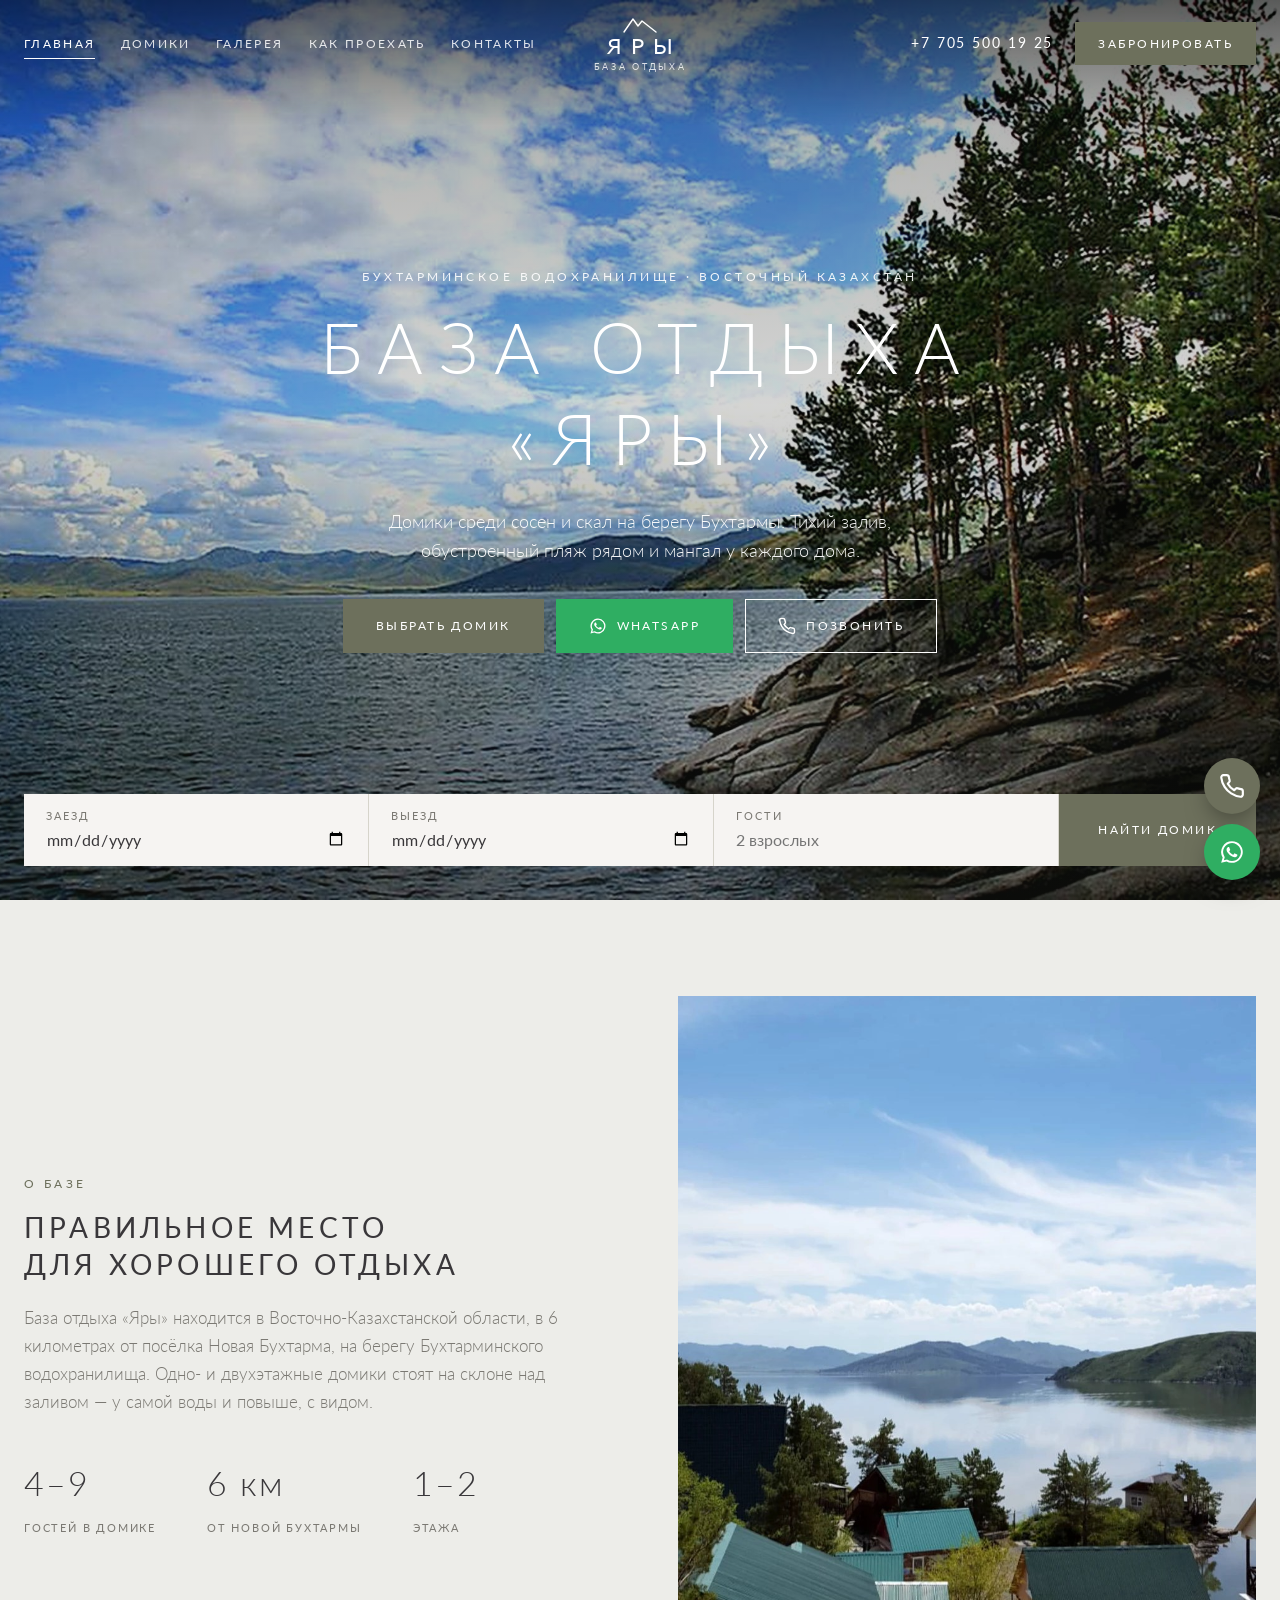
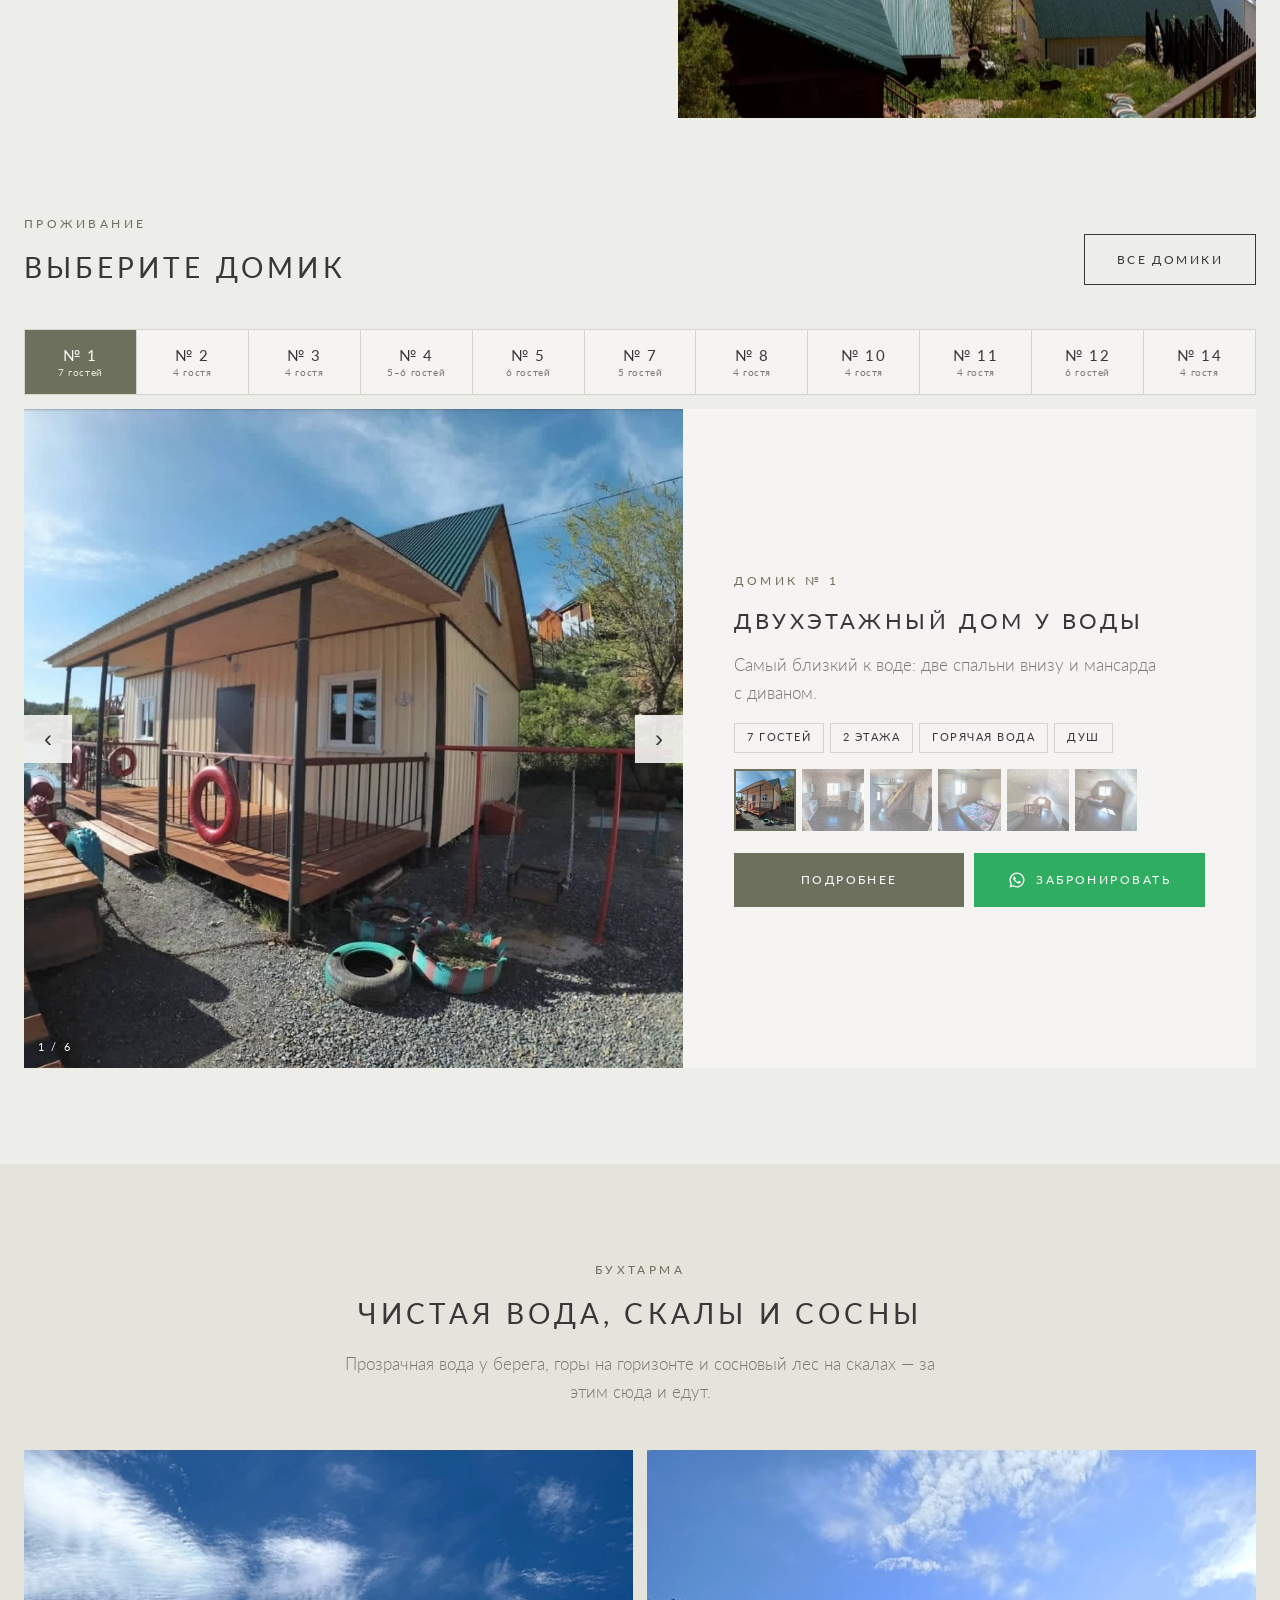
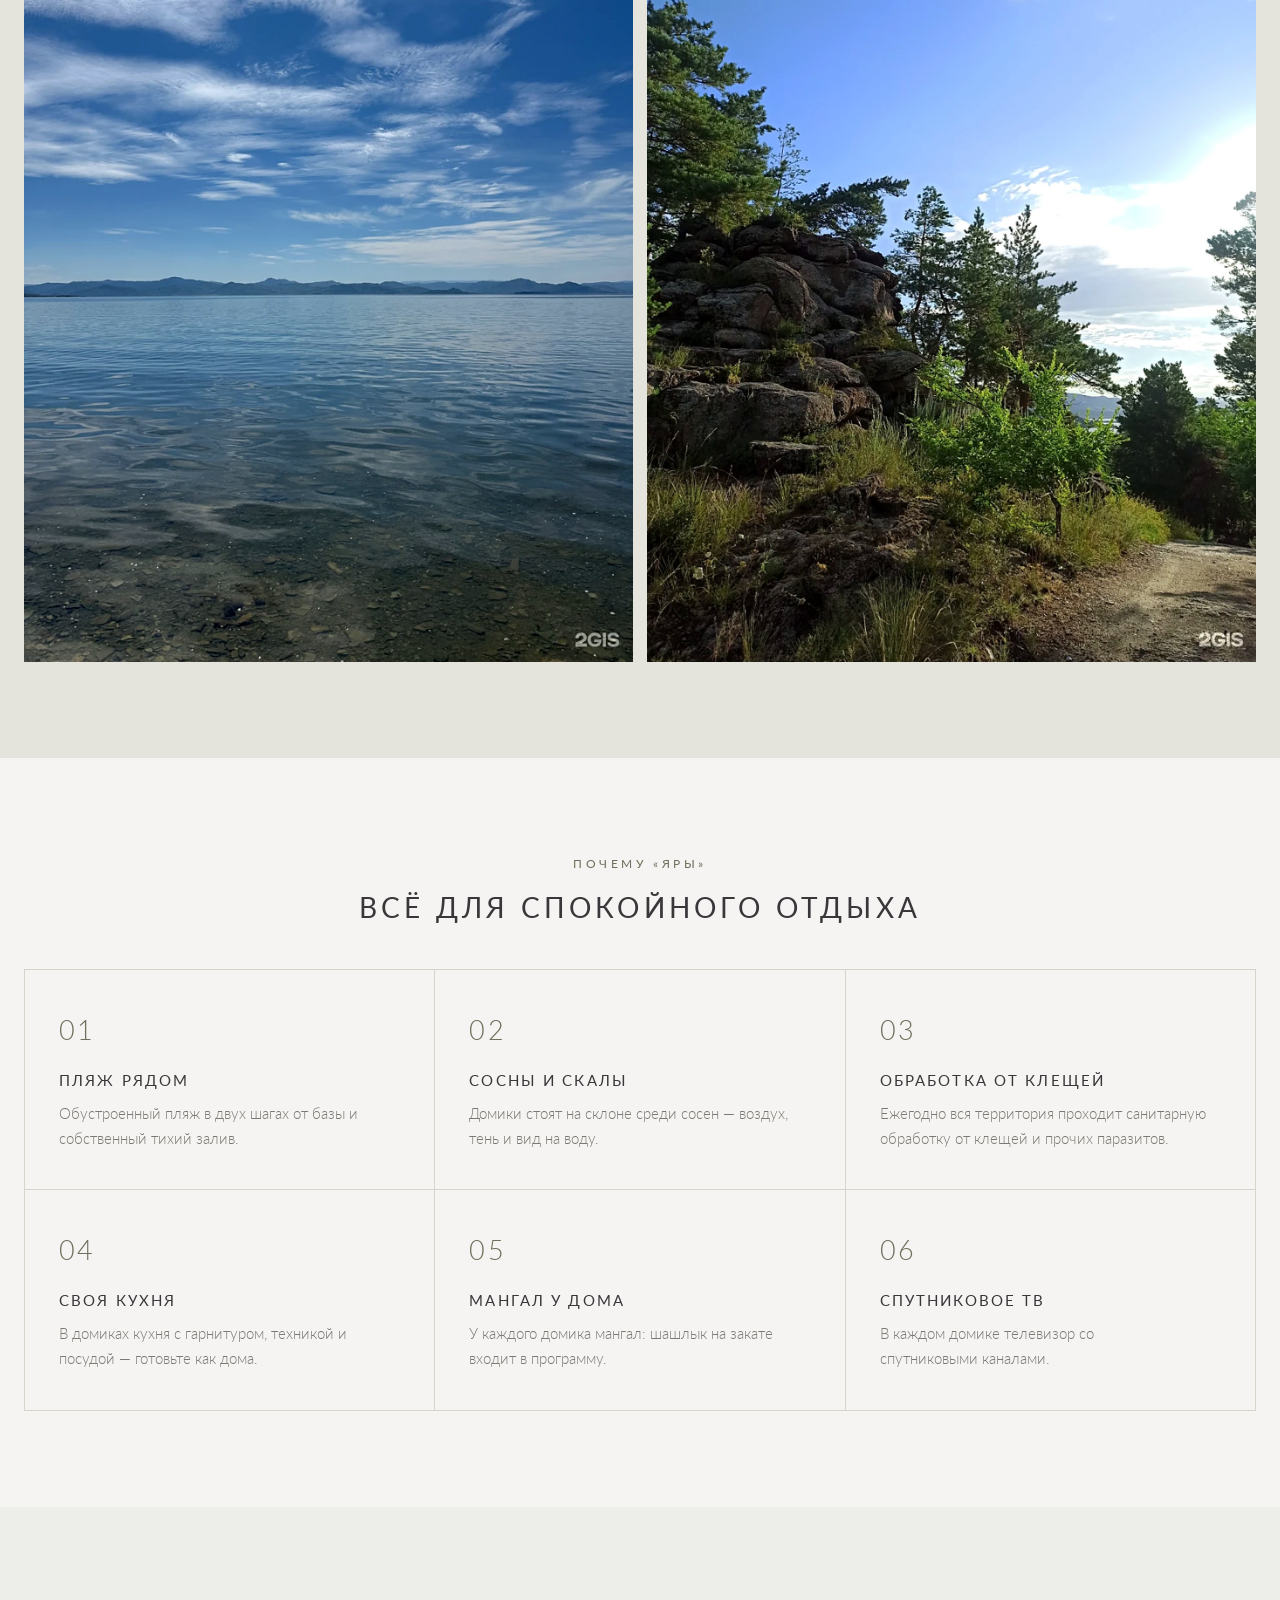
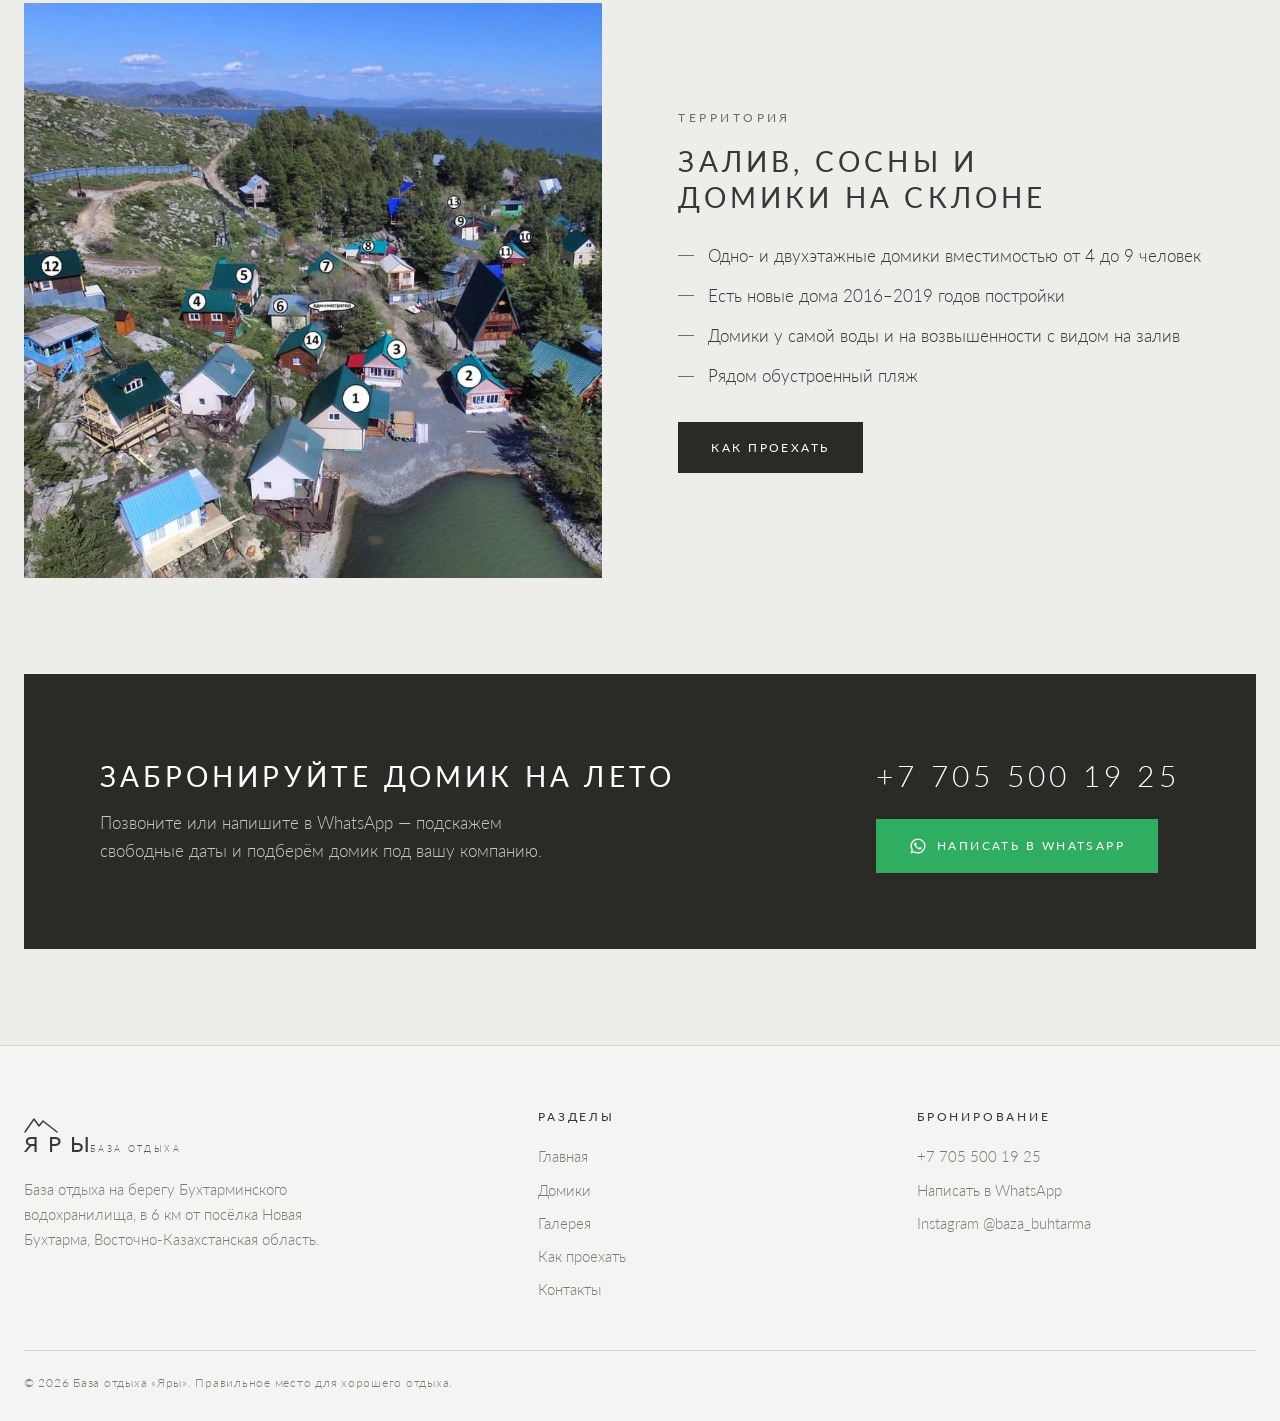
<file: index.html>
<!doctype html>
<html lang="ru">
<head>
<meta charset="utf-8">
<meta name="viewport" content="width=device-width,initial-scale=1">
<title>База отдыха «Яры» — отдых на Бухтарме</title>
<meta name="description" content="База отдыха «Яры» на берегу Бухтарминского водохранилища: 1- и 2-этажные домики на 4–9 человек, обустроенный пляж, мангалы. Бронирование по телефону и в WhatsApp.">
<link rel="preconnect" href="https://fonts.googleapis.com"><link rel="preconnect" href="https://fonts.gstatic.com" crossorigin>
<link href="https://fonts.googleapis.com/css2?family=Lato:wght@300;400;700&display=swap" rel="stylesheet">
<link rel="stylesheet" href="css/style.css?v=5">
</head>
<body data-page="index">
<header class="hdr" id="hdr"></header>

<main>
<section class="hero" style="background-image:url(img/hero.jpg)">
  <div class="hero-slides"><i style="background-image:url(img/hero.jpg)"></i><i style="background-image:url(img/lake.jpg)"></i></div>
  <div class="hero-in">
    <span class="eyebrow">Бухтарминское водохранилище · Восточный Казахстан</span>
    <h1>База отдыха «Яры»</h1>
    <p>Домики среди сосен и скал на берегу Бухтармы. Тихий залив, обустроенный пляж рядом и мангал у каждого дома.</p>
    <div class="hero-btns">
      <a class="btn btn-sun" href="houses.html">Выбрать домик</a>
      <a class="btn btn-wa" data-wa data-ic="wa">WhatsApp</a>
      <a class="btn btn-ghost" data-tel data-ic="tel">Позвонить</a>
    </div>
  </div>
  <form class="bookbar" id="quick">
    <label>Заезд<input type="date" id="q-in"></label>
    <label>Выезд<input type="date" id="q-out"></label>
    <label>Гости<input type="number" id="q-g" min="1" max="20" placeholder="2 взрослых"></label>
    <button class="btn btn-sun" type="submit">Найти домик</button>
  </form>
</section>

<section>
  <div class="wrap split">
    <div>
      <span class="eyebrow">О базе</span>
      <h2>Правильное место для хорошего отдыха</h2>
      <p class="lead" style="margin-top:22px">База отдыха «Яры» находится в Восточно-Казахстанской области, в 6 километрах от посёлка Новая Бухтарма, на берегу Бухтарминского водохранилища. Одно- и двухэтажные домики стоят на склоне над заливом — у самой воды и повыше, с видом.</p>
      <div class="stats">
        <div><b>4–9</b><span>гостей в домике</span></div>
        <div><b>6 км</b><span>от Новой Бухтармы</span></div>
        <div><b>1–2</b><span>этажа</span></div>
      </div>
    </div>
    <img class="tall reveal" src="img/view.jpg" alt="Вид на залив Бухтармы с территории базы «Яры»">
  </div>
</section>

<section style="padding-top:0">
  <div class="wrap">
    <div class="sec-head"><div><span class="eyebrow">Проживание</span><h2>Выберите домик</h2></div>
    <a class="btn btn-ghost" href="houses.html">Все домики</a></div>
    <div class="pick" id="pick"></div>
  </div>
</section>

<section style="background:var(--sand)">
  <div class="wrap">
    <div class="sec-head center" style="justify-content:center"><div><span class="eyebrow">Бухтарма</span><h2>Чистая вода, скалы и сосны</h2>
    <p class="lead" style="margin-top:18px">Прозрачная вода у берега, горы на горизонте и сосновый лес на скалах — за этим сюда и едут.</p></div></div>
    <div class="duo"><img class="reveal" src="img/water.jpg" alt="Прозрачная вода Бухтарминского водохранилища" loading="lazy"><img class="reveal" src="img/pines.jpg" alt="Скалы и сосны на берегу Бухтармы" loading="lazy"></div>
  </div>
</section>

<section class="band">
  <div class="wrap">
    <div class="sec-head center" style="justify-content:center"><div><span class="eyebrow">Почему «Яры»</span><h2>Всё для спокойного отдыха</h2></div></div>
    <div class="feats">
      <div class="feat reveal"><h3>Пляж рядом</h3><p>Обустроенный пляж в двух шагах от базы и собственный тихий залив.</p></div>
      <div class="feat reveal"><h3>Сосны и скалы</h3><p>Домики стоят на склоне среди сосен — воздух, тень и вид на воду.</p></div>
      <div class="feat reveal"><h3>Обработка от клещей</h3><p>Ежегодно вся территория проходит санитарную обработку от клещей и прочих паразитов.</p></div>
      <div class="feat reveal"><h3>Своя кухня</h3><p>В домиках кухня с гарнитуром, техникой и посудой — готовьте как дома.</p></div>
      <div class="feat reveal"><h3>Мангал у дома</h3><p>У каждого домика мангал: шашлык на закате входит в программу.</p></div>
      <div class="feat reveal"><h3>Спутниковое ТВ</h3><p>В каждом домике телевизор со спутниковыми каналами.</p></div>
    </div>
  </div>
</section>

<section>
  <div class="wrap split">
    <img class="reveal" src="img/aerial.jpg" alt="База отдыха «Яры» с высоты — схема расположения домиков">
    <div>
      <span class="eyebrow">Территория</span>
      <h2>Залив, сосны и домики на склоне</h2>
      <ul class="ticks">
        <li>Одно- и двухэтажные домики вместимостью от 4 до 9 человек</li>
        <li>Есть новые дома 2016–2019 годов постройки</li>
        <li>Домики у самой воды и на возвышенности с видом на залив</li>
        <li>Рядом обустроенный пляж</li>
      </ul>
      <a class="btn btn-pine" href="location.html">Как проехать</a>
    </div>
  </div>
</section>

<section style="padding-top:0">
  <div class="wrap">
    <div class="cta">
      <div><h2>Забронируйте домик на лето</h2><p>Позвоните или напишите в WhatsApp — подскажем свободные даты и подберём домик под вашу компанию.</p></div>
      <div><a class="tel" data-tel="text"></a><a class="btn btn-wa" data-wa data-ic="wa">Написать в WhatsApp</a></div>
    </div>
  </div>
</section>
</main>

<footer class="ftr" id="ftr"></footer>
<script src="js/data.js?v=5"></script><script src="js/app.js?v=5"></script>
</body>
</html>
</file>
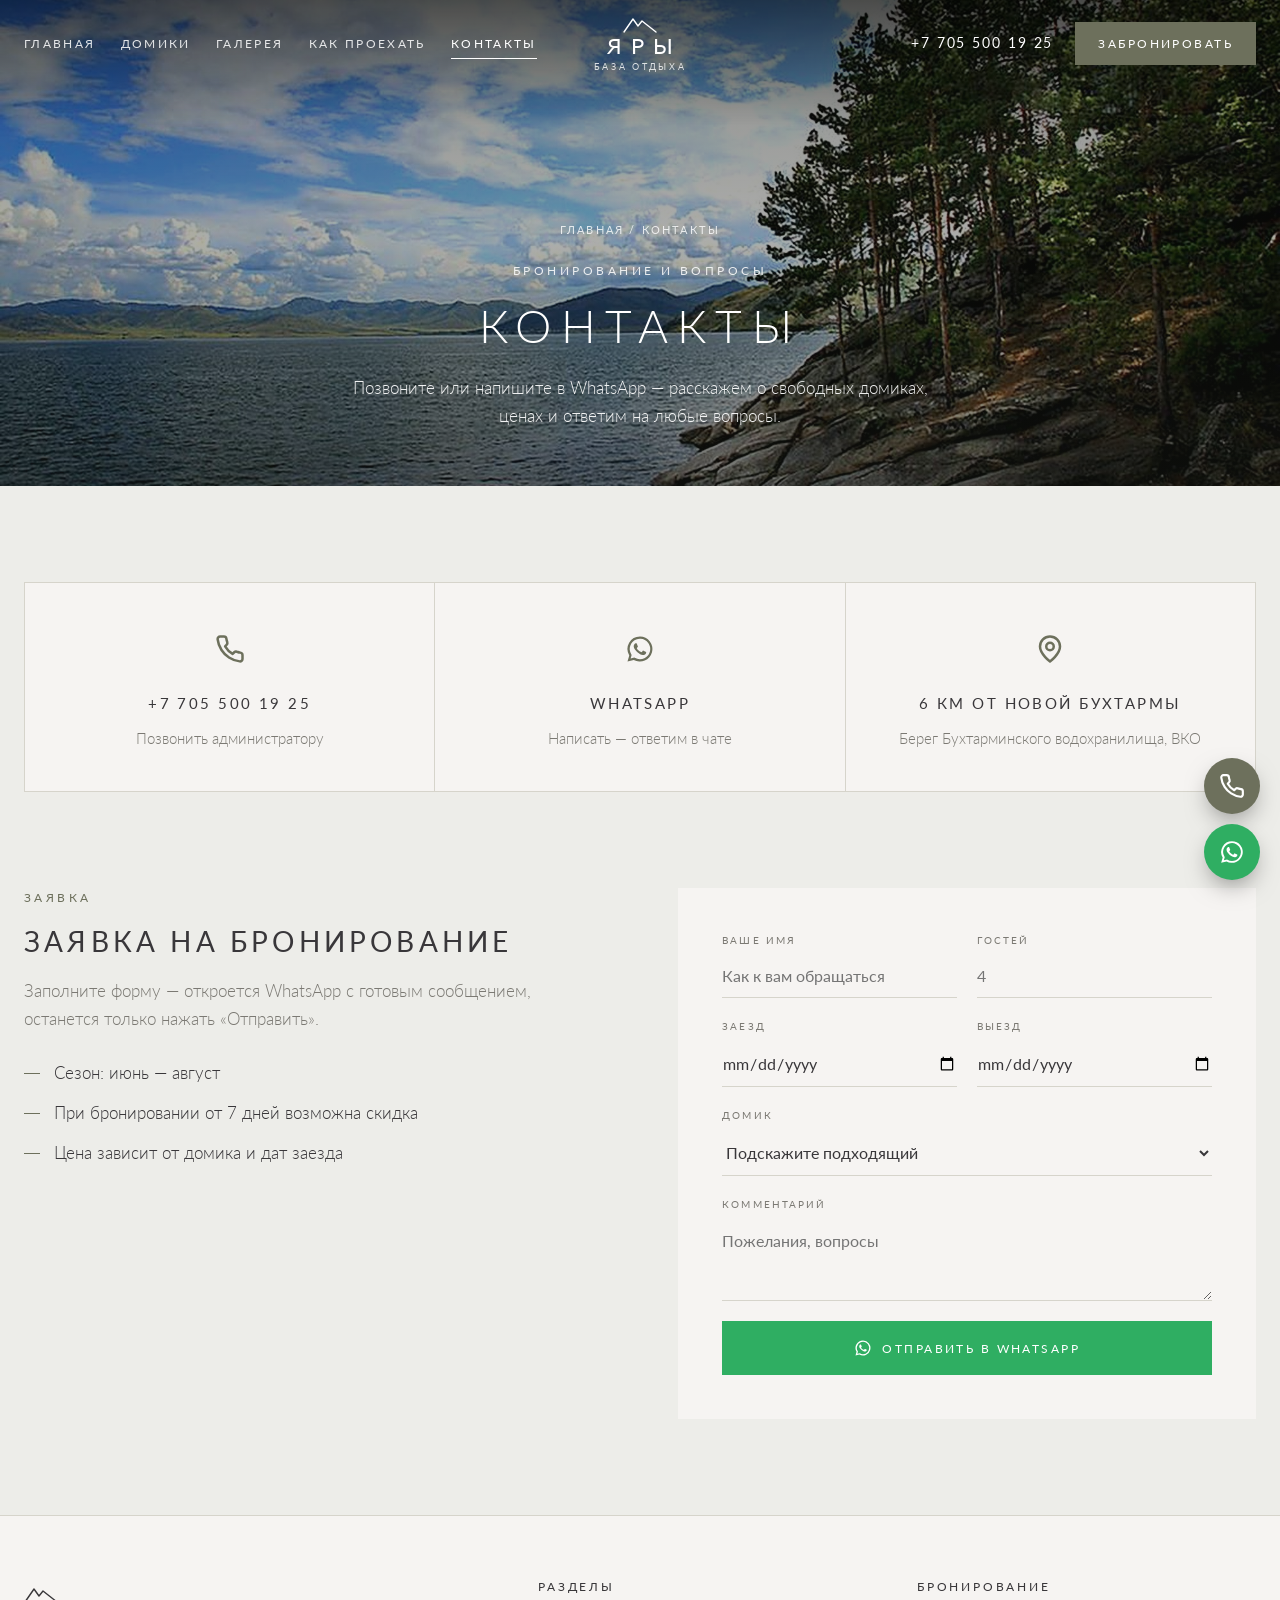
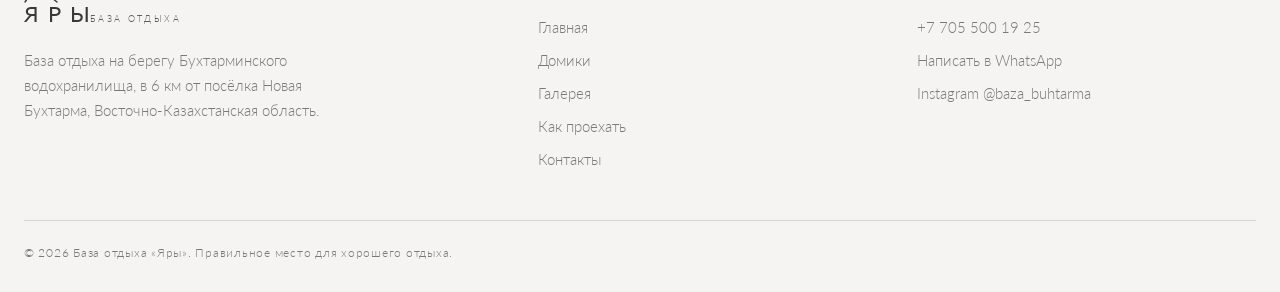
<file: contacts.html>
<!doctype html>
<html lang="ru">
<head>
<meta charset="utf-8">
<meta name="viewport" content="width=device-width,initial-scale=1">
<title>Контакты и бронирование — база отдыха «Яры»</title>
<meta name="description" content="Бронирование домиков на базе отдыха «Яры»: телефон +7 705 500 19 25, WhatsApp.">
<link rel="preconnect" href="https://fonts.googleapis.com"><link rel="preconnect" href="https://fonts.gstatic.com" crossorigin>
<link href="https://fonts.googleapis.com/css2?family=Lato:wght@300;400;700&display=swap" rel="stylesheet">
<link rel="stylesheet" href="css/style.css?v=5">
</head>
<body data-page="contacts">
<header class="hdr" id="hdr"></header>
<main>
<div class="page-head"><div class="wrap">
  <div class="crumbs"><a href="index.html">Главная</a> / Контакты</div>
  <span class="eyebrow">Бронирование и вопросы</span>
  <h1>Контакты</h1>
  <p class="lead" style="margin-top:18px">Позвоните или напишите в WhatsApp — расскажем о свободных домиках, ценах и ответим на любые вопросы.</p>
</div></div>
<section>
  <div class="wrap">
    <div class="ccards">
      <a class="ccard" data-tel><i data-ic="tel"></i><b>+7 705 500 19 25</b><span>Позвонить администратору</span></a>
      <a class="ccard" data-wa><i data-ic="wa"></i><b>WhatsApp</b><span>Написать — ответим в чате</span></a>
      <a class="ccard" href="location.html"><i data-ic="pin"></i><b>6 км от Новой Бухтармы</b><span>Берег Бухтарминского водохранилища, ВКО</span></a>
    </div>
  </div>
</section>
<section style="padding-top:0">
  <div class="wrap split" style="align-items:start">
    <div>
      <span class="eyebrow">Заявка</span>
      <h2>Заявка на бронирование</h2>
      <p class="lead" style="margin:18px 0 24px">Заполните форму — откроется WhatsApp с готовым сообщением, останется только нажать «Отправить».</p>
      <ul class="ticks">
        <li>Сезон: июнь — август</li>
        <li>При бронировании от 7 дней возможна скидка</li>
        <li>Цена зависит от домика и дат заезда</li>
      </ul>
    </div>
    <form class="form" id="book">
      <label>Ваше имя<input id="f-name" placeholder="Как к вам обращаться" autocomplete="name"></label>
      <label>Гостей<input id="f-guests" type="number" min="1" max="20" placeholder="4"></label>
      <label>Заезд<input id="f-in" type="date"></label>
      <label>Выезд<input id="f-out" type="date"></label>
      <label class="full">Домик<select id="f-house"></select></label>
      <label class="full">Комментарий<textarea id="f-msg" rows="3" placeholder="Пожелания, вопросы"></textarea></label>
      <button class="btn btn-wa full" type="submit" data-ic="wa">Отправить в WhatsApp</button>
    </form>
  </div>
</section>
</main>
<footer class="ftr" id="ftr"></footer>
<script src="js/data.js?v=5"></script><script src="js/app.js?v=5"></script>
</body>
</html>
</file>
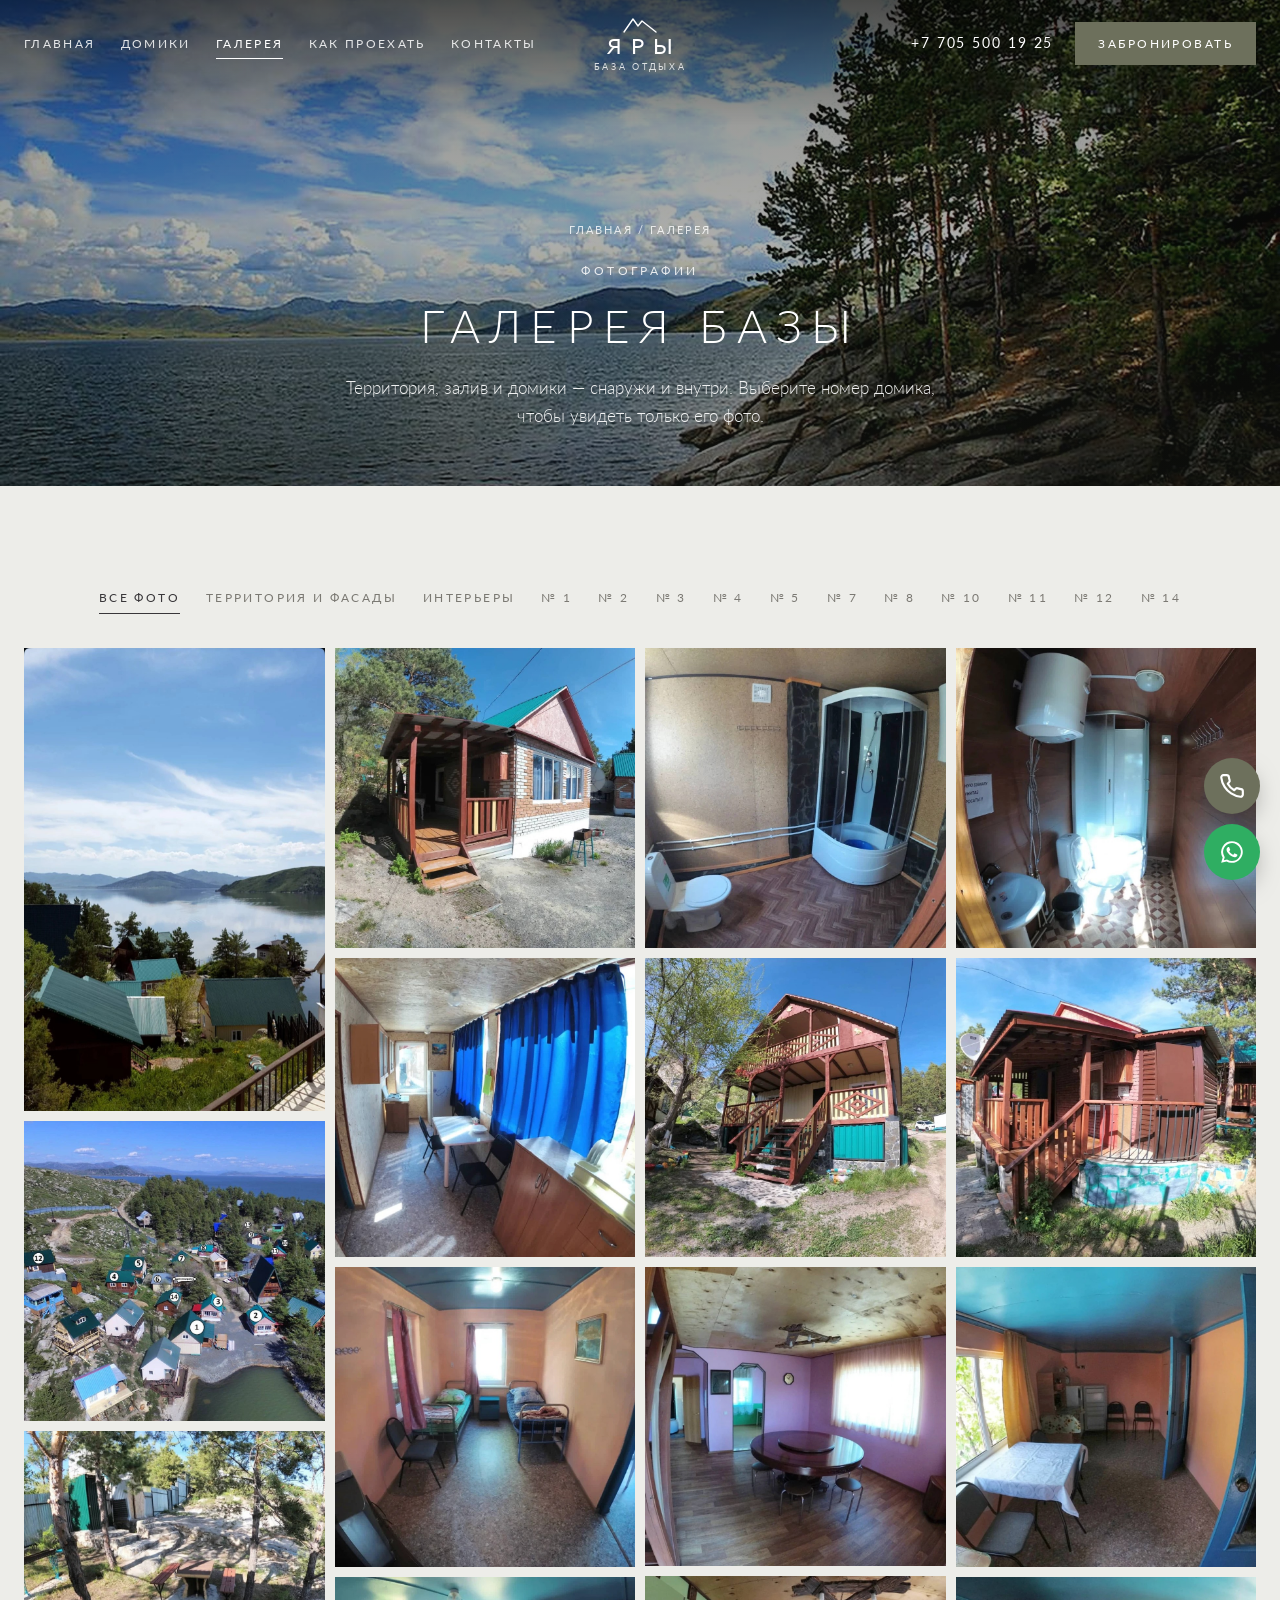
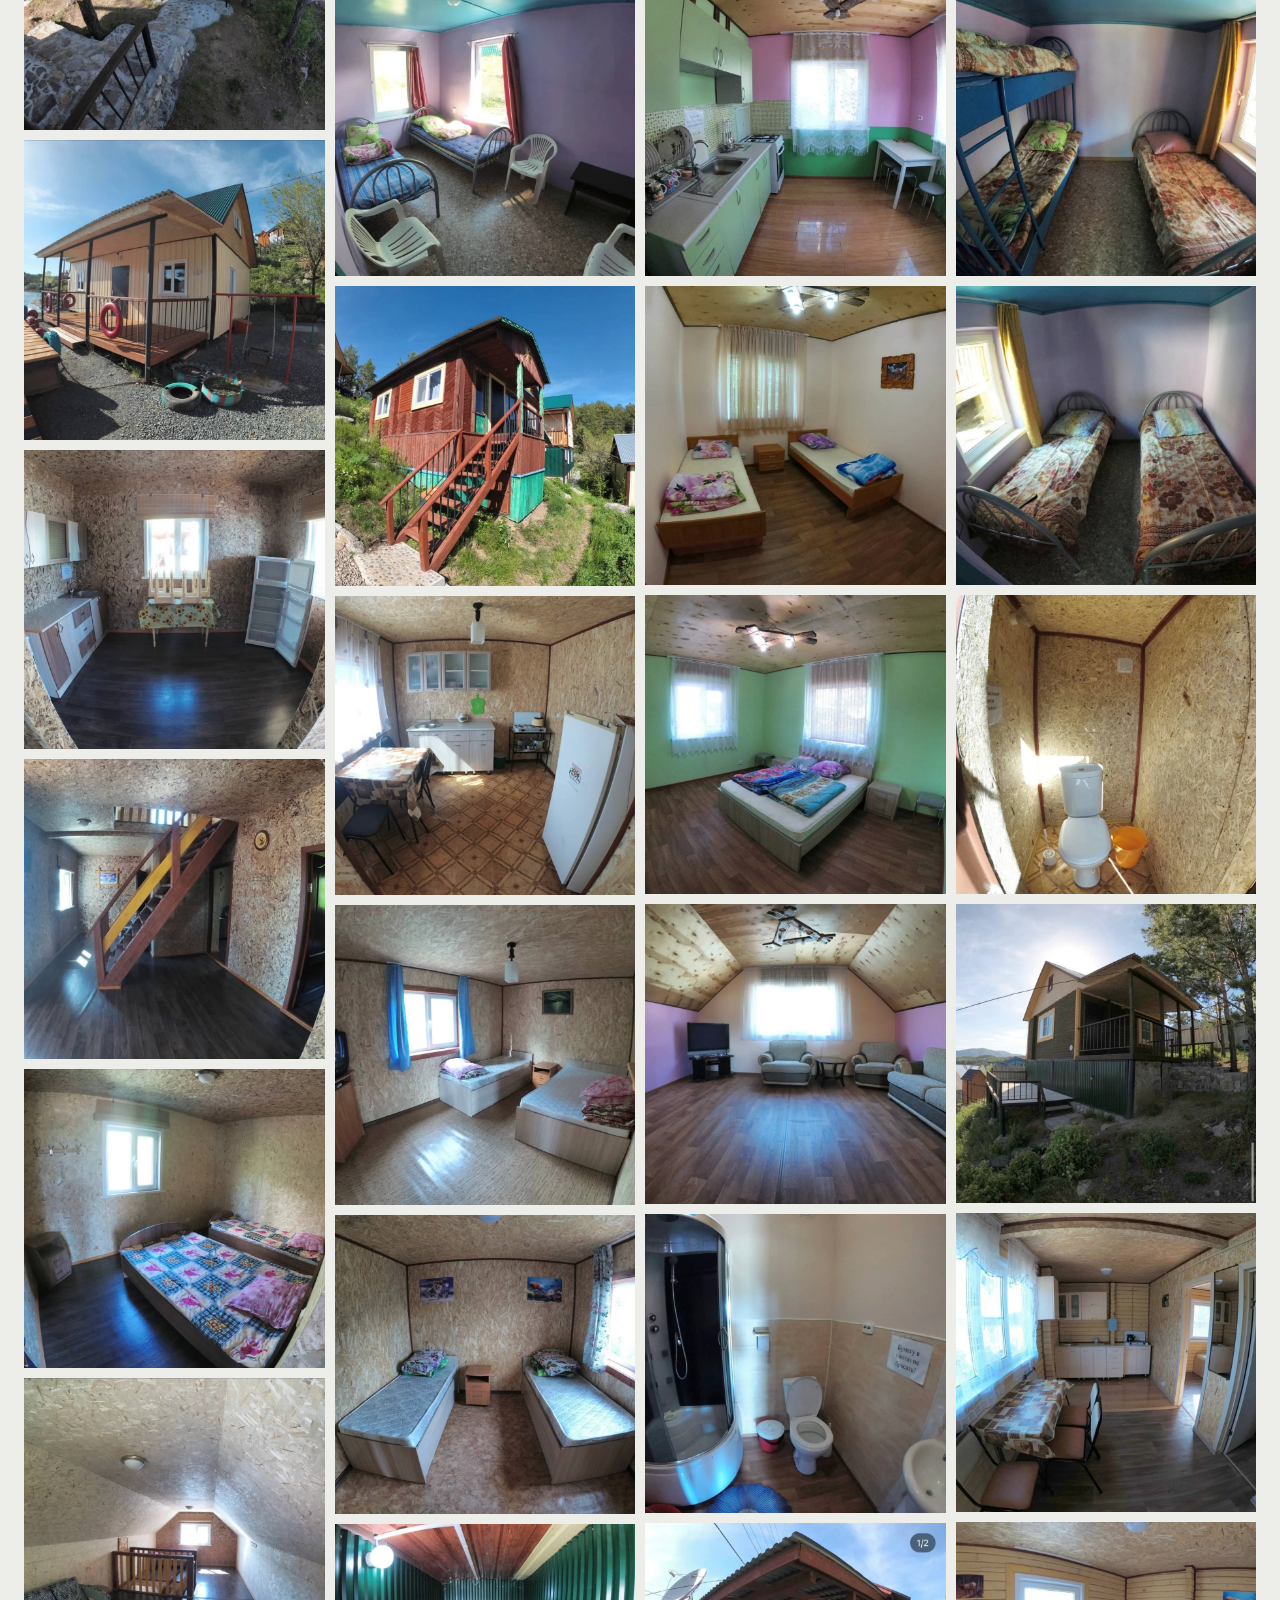
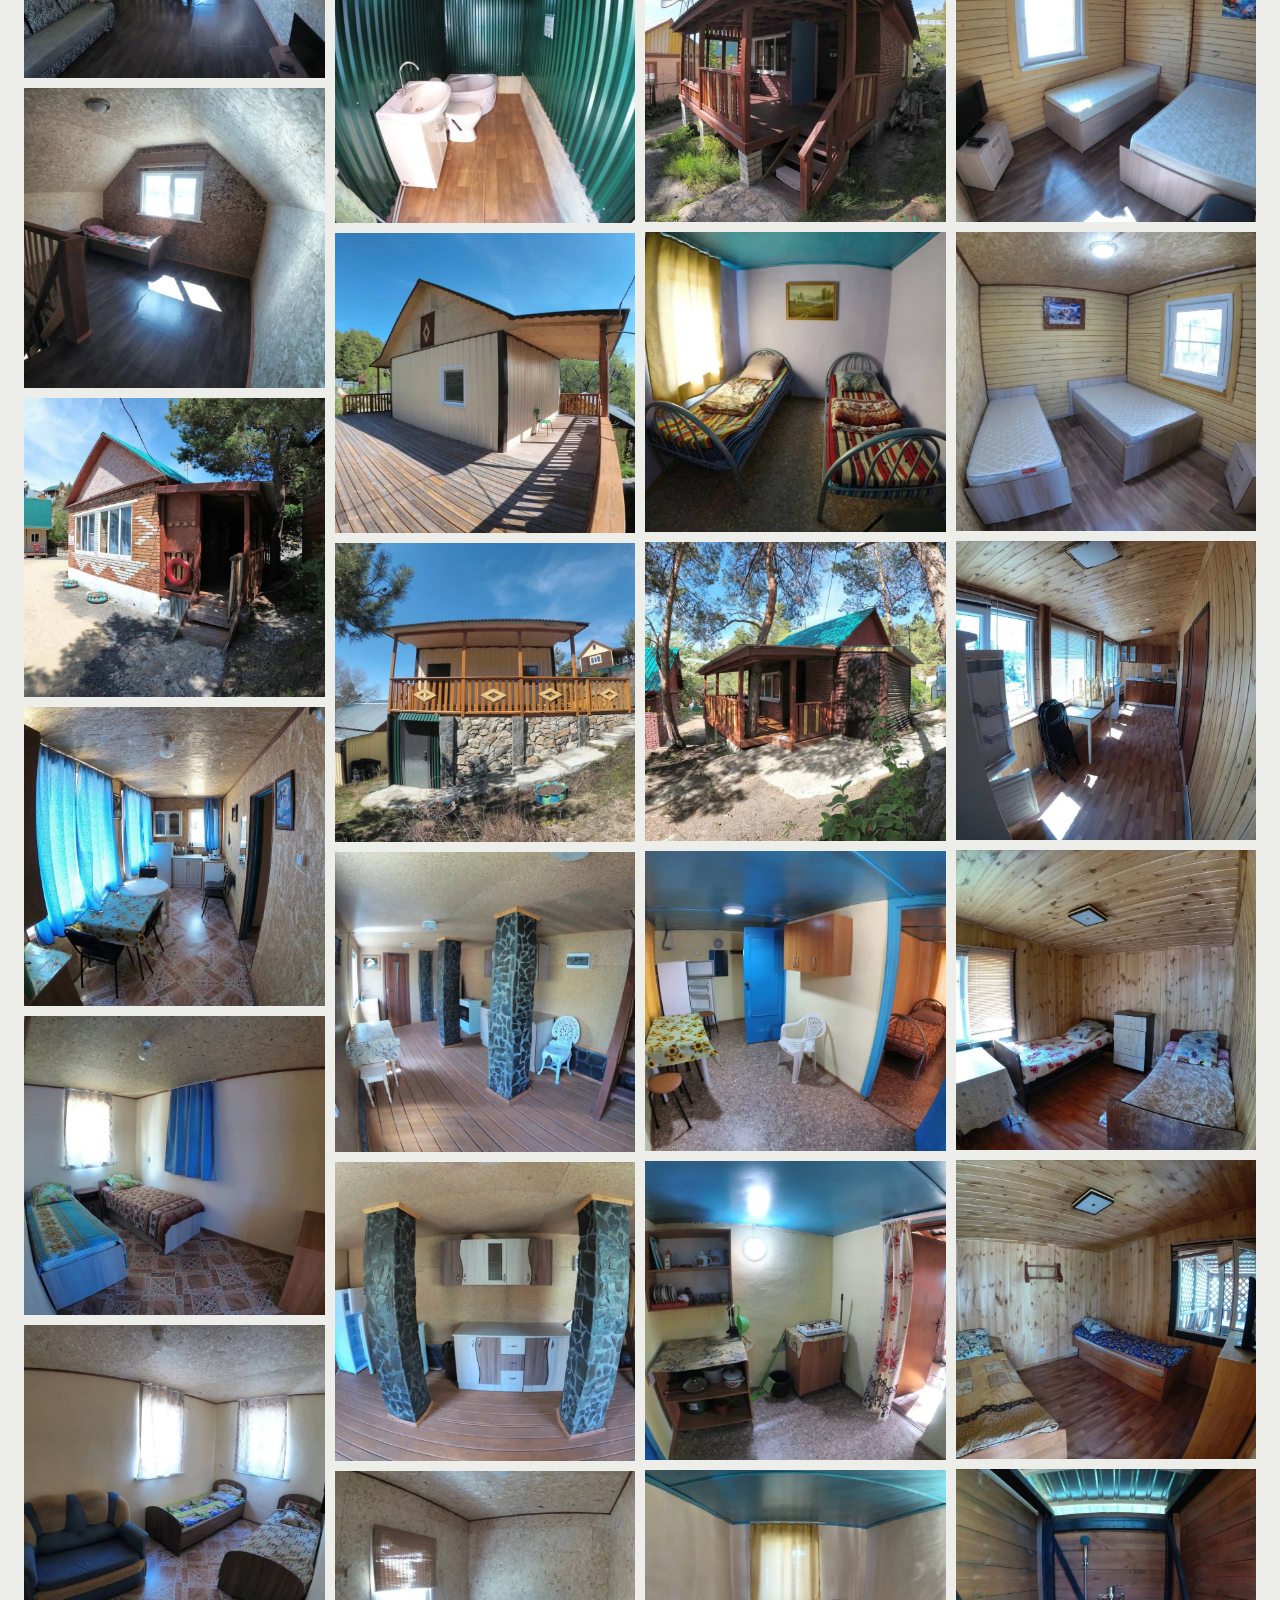
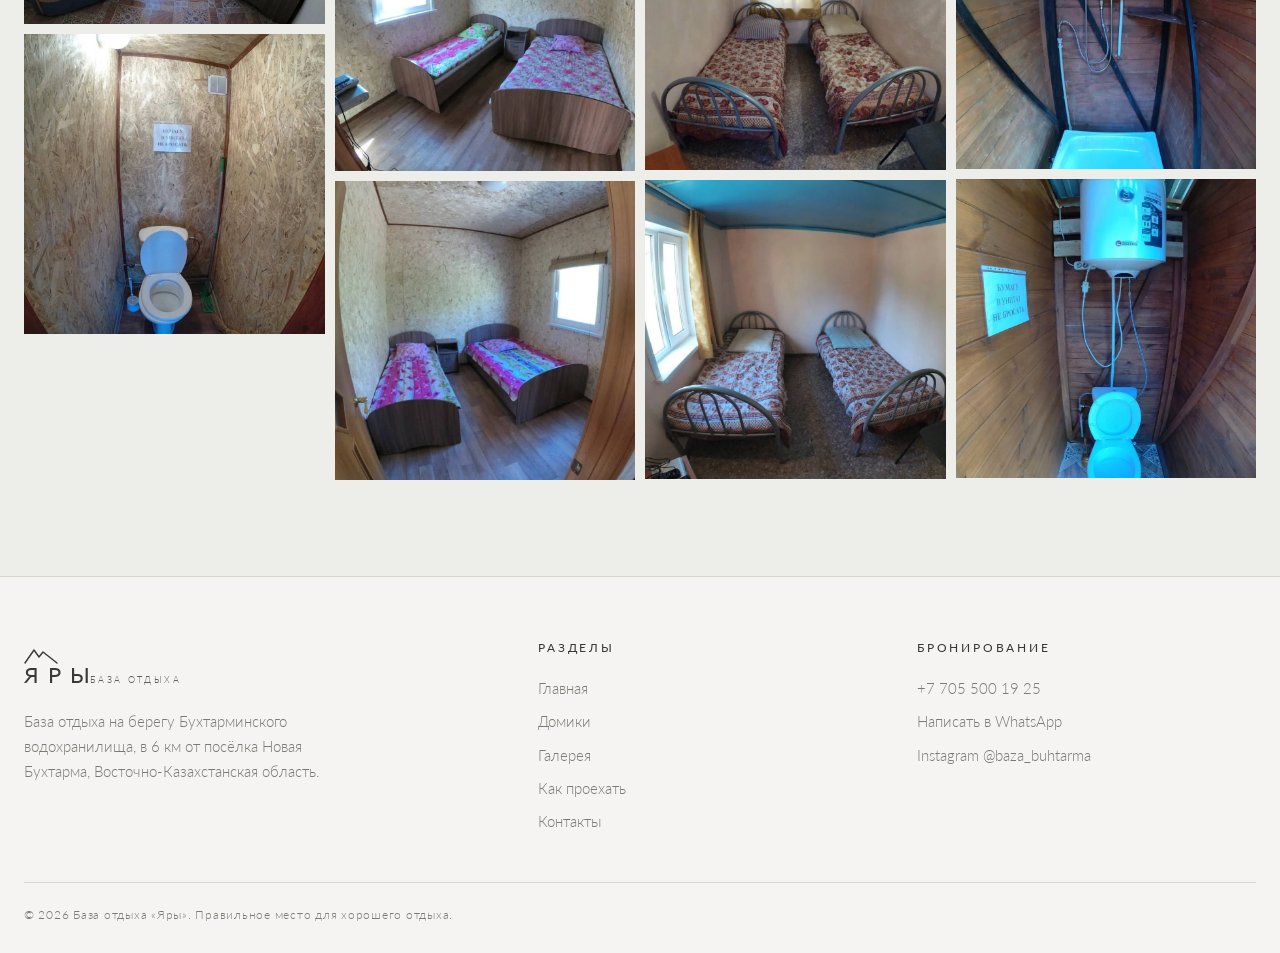
<file: gallery.html>
<!doctype html>
<html lang="ru">
<head>
<meta charset="utf-8">
<meta name="viewport" content="width=device-width,initial-scale=1">
<title>Галерея — база отдыха «Яры»</title>
<meta name="description" content="Фотографии базы отдыха «Яры» на Бухтарме: территория, залив, домики снаружи и внутри.">
<link rel="preconnect" href="https://fonts.googleapis.com"><link rel="preconnect" href="https://fonts.gstatic.com" crossorigin>
<link href="https://fonts.googleapis.com/css2?family=Lato:wght@300;400;700&display=swap" rel="stylesheet">
<link rel="stylesheet" href="css/style.css?v=5">
</head>
<body data-page="gallery">
<header class="hdr" id="hdr"></header>
<main>
<div class="page-head"><div class="wrap">
  <div class="crumbs"><a href="index.html">Главная</a> / Галерея</div>
  <span class="eyebrow">Фотографии</span>
  <h1>Галерея базы</h1>
  <p class="lead" style="margin-top:18px">Территория, залив и домики — снаружи и внутри. Выберите номер домика, чтобы увидеть только его фото.</p>
</div></div>
<section>
  <div class="wrap">
    <div class="filters">
      <button class="on" data-f="all">Все фото</button>
      <button data-f="out">Территория и фасады</button>
      <button data-f="in">Интерьеры</button>
    </div>
    <div class="gal" id="gal"></div>
  </div>
</section>
</main>
<footer class="ftr" id="ftr"></footer>
<script src="js/data.js?v=5"></script><script src="js/app.js?v=5"></script>
</body>
</html>
</file>
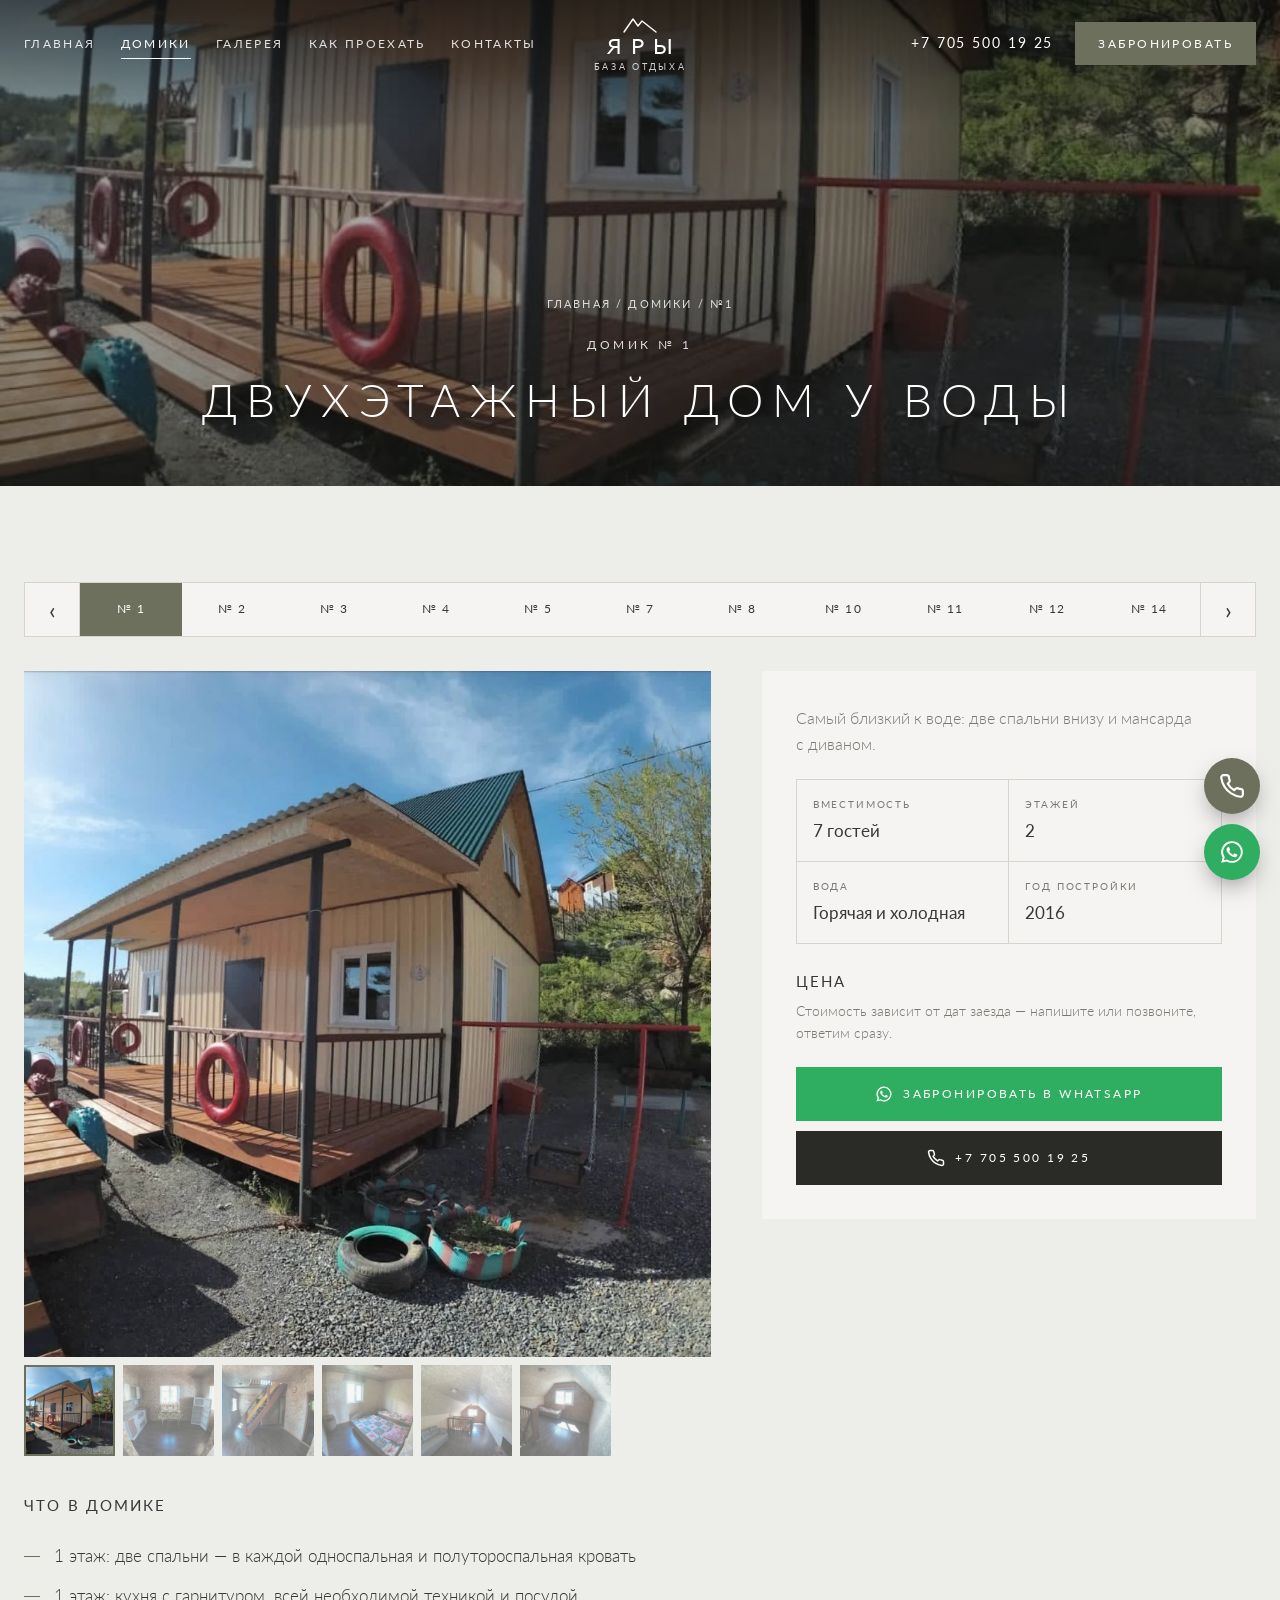
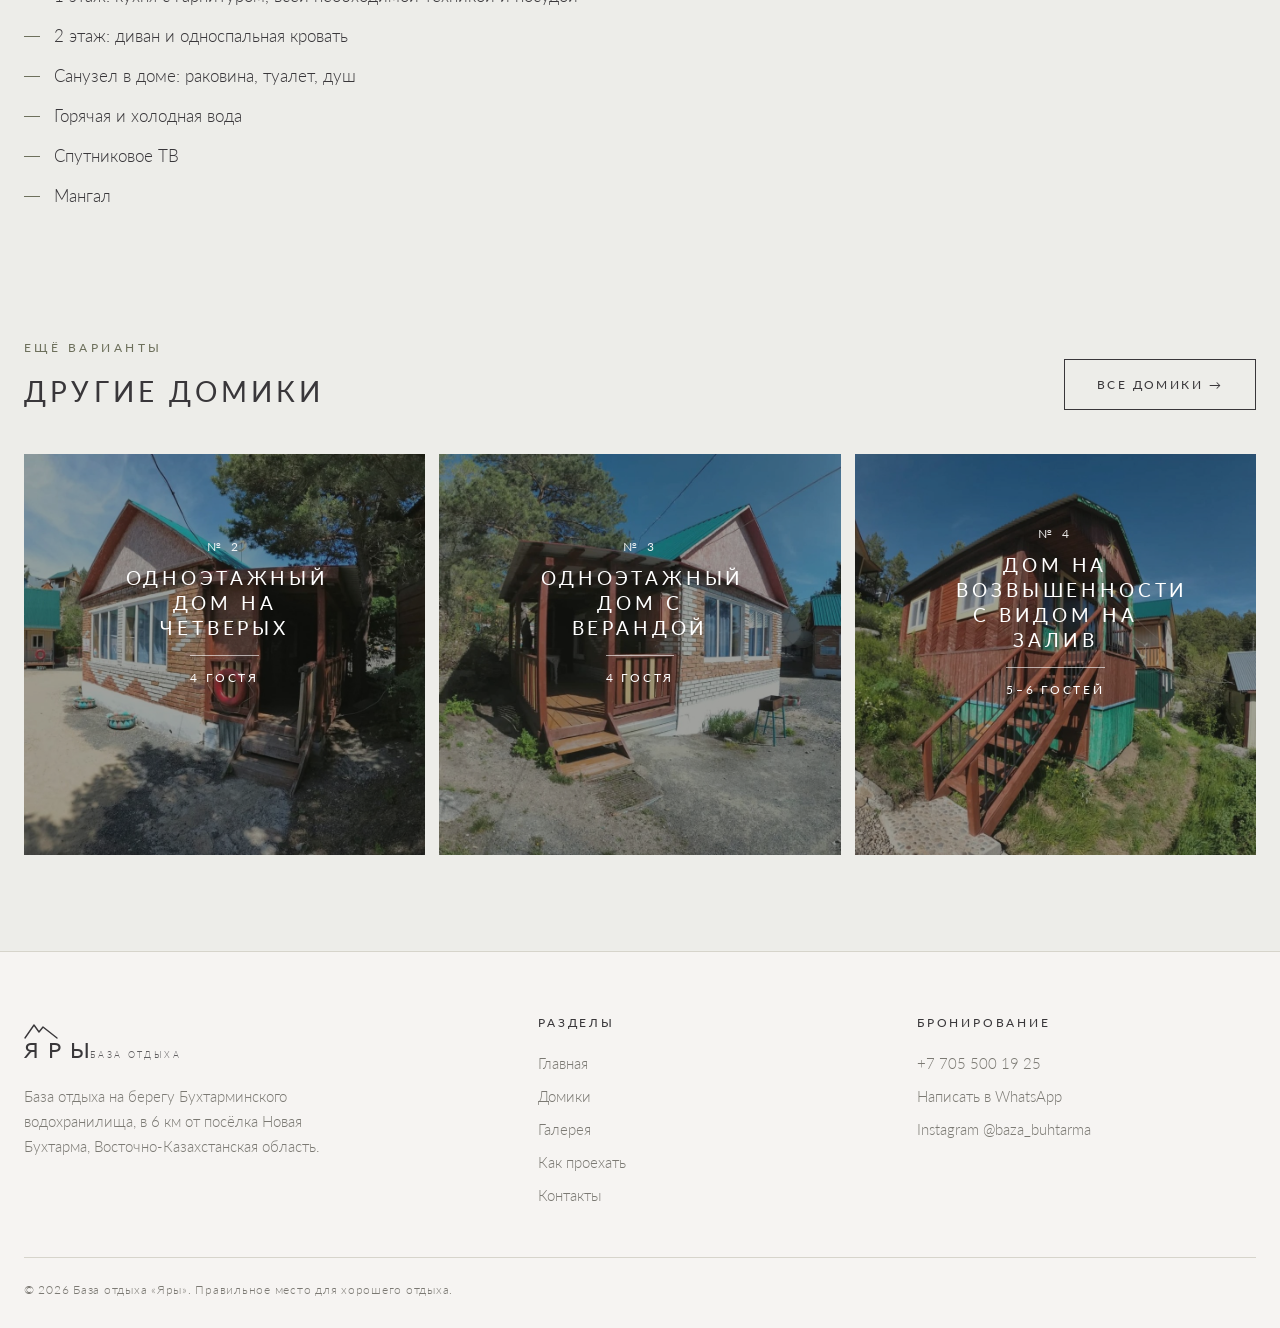
<file: house.html>
<!doctype html>
<html lang="ru">
<head>
<meta charset="utf-8">
<meta name="viewport" content="width=device-width,initial-scale=1">
<title>Домик — база отдыха «Яры»</title>
<link rel="preconnect" href="https://fonts.googleapis.com"><link rel="preconnect" href="https://fonts.gstatic.com" crossorigin>
<link href="https://fonts.googleapis.com/css2?family=Lato:wght@300;400;700&display=swap" rel="stylesheet">
<link rel="stylesheet" href="css/style.css?v=5">
</head>
<body data-page="house">
<header class="hdr" id="hdr"></header>
<main>
<div class="page-head" id="house-head"></div>
<section style="padding-bottom:0"><div class="wrap" id="house"></div></section>
<section>
  <div class="wrap">
    <div class="sec-head"><div><span class="eyebrow">Ещё варианты</span><h2>Другие домики</h2></div>
    <a class="btn btn-ghost" href="houses.html">Все домики →</a></div>
    <div class="grid" id="others"></div>
  </div>
</section>
</main>
<footer class="ftr" id="ftr"></footer>
<script src="js/data.js?v=5"></script><script src="js/app.js?v=5"></script>
</body>
</html>
</file>
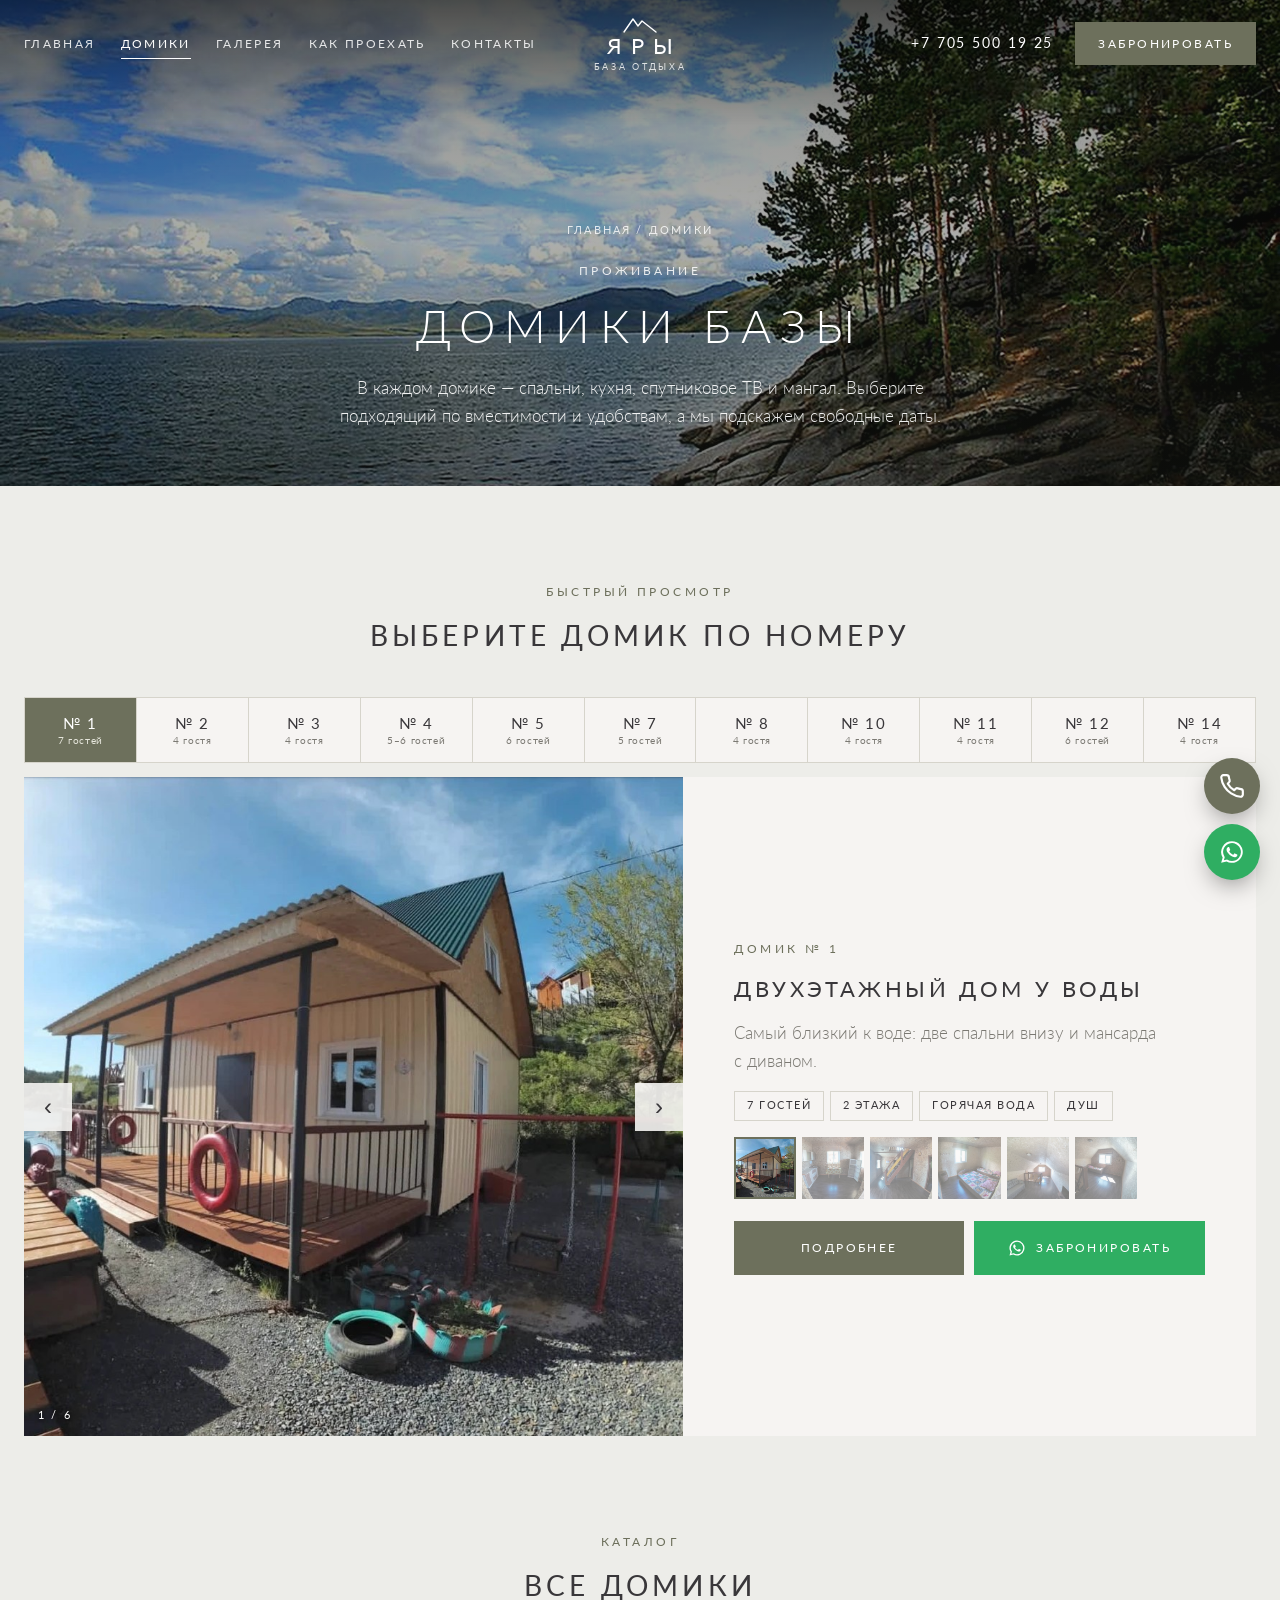
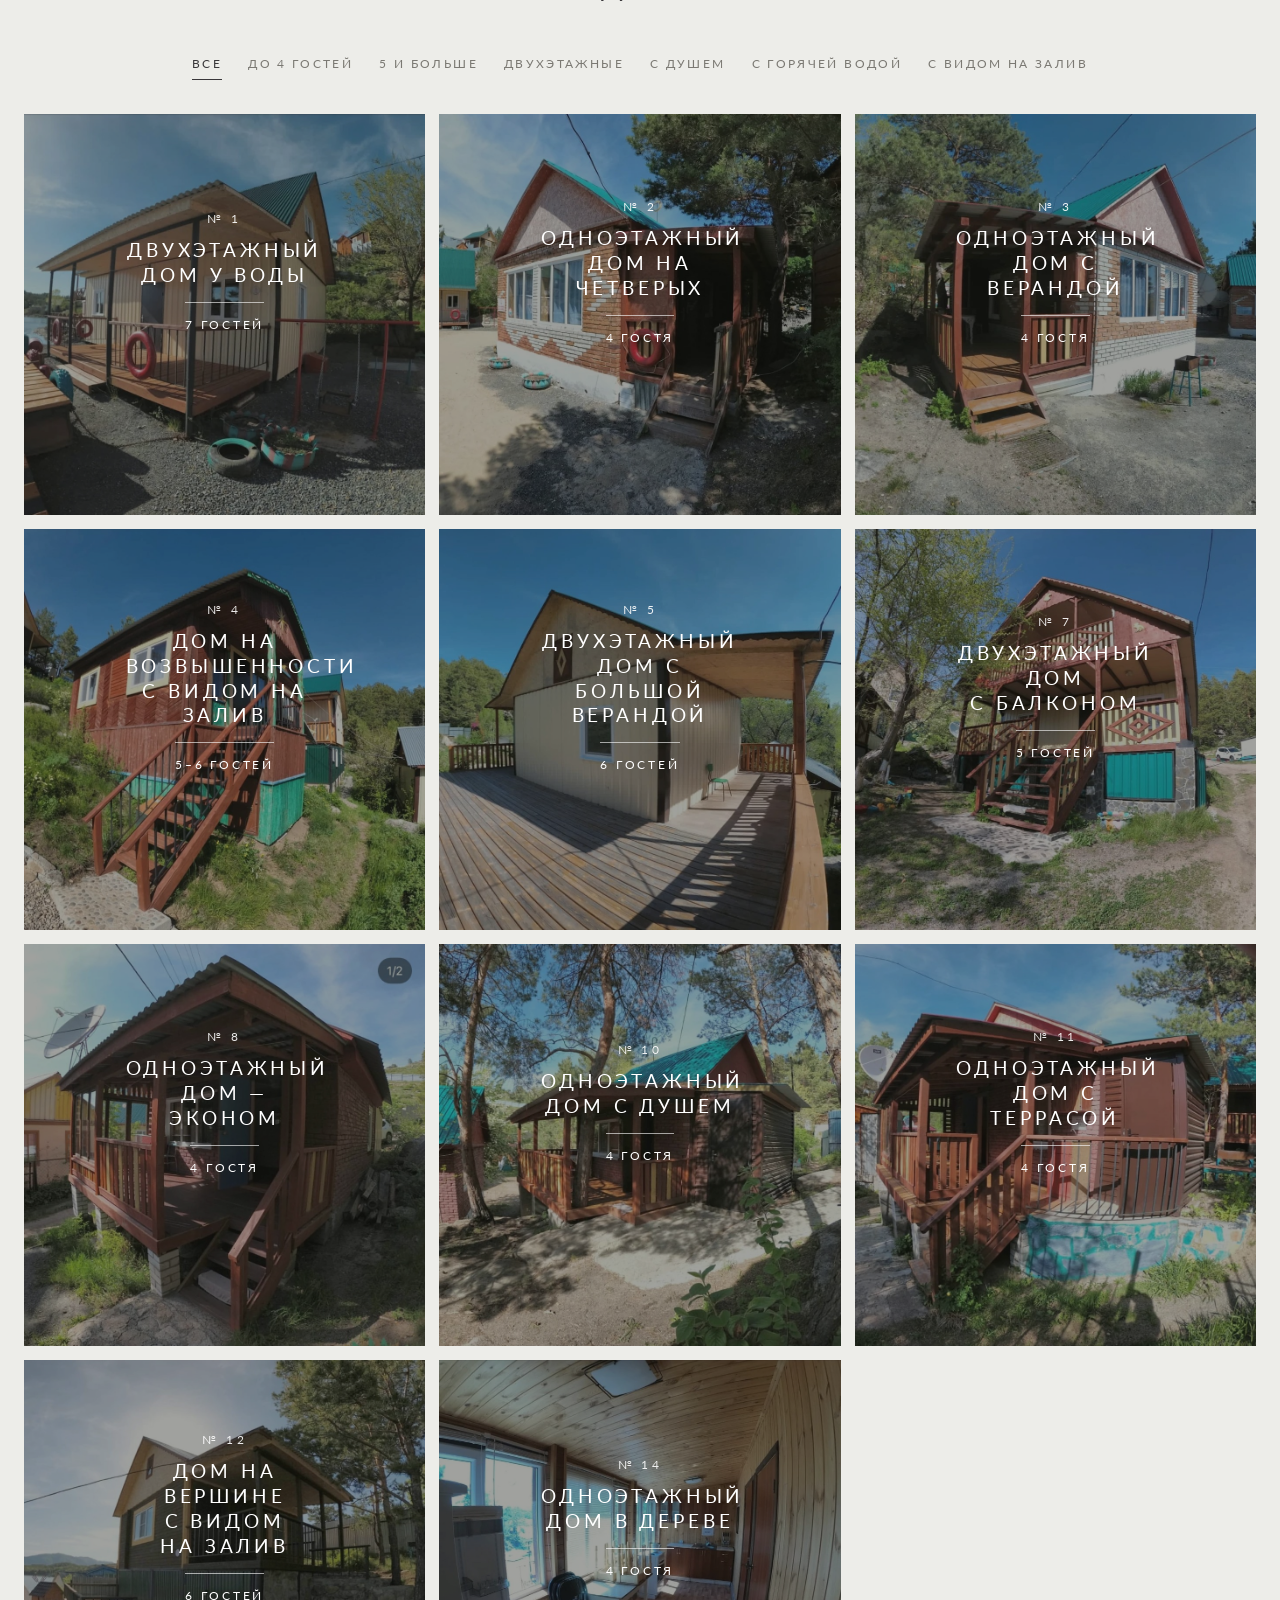
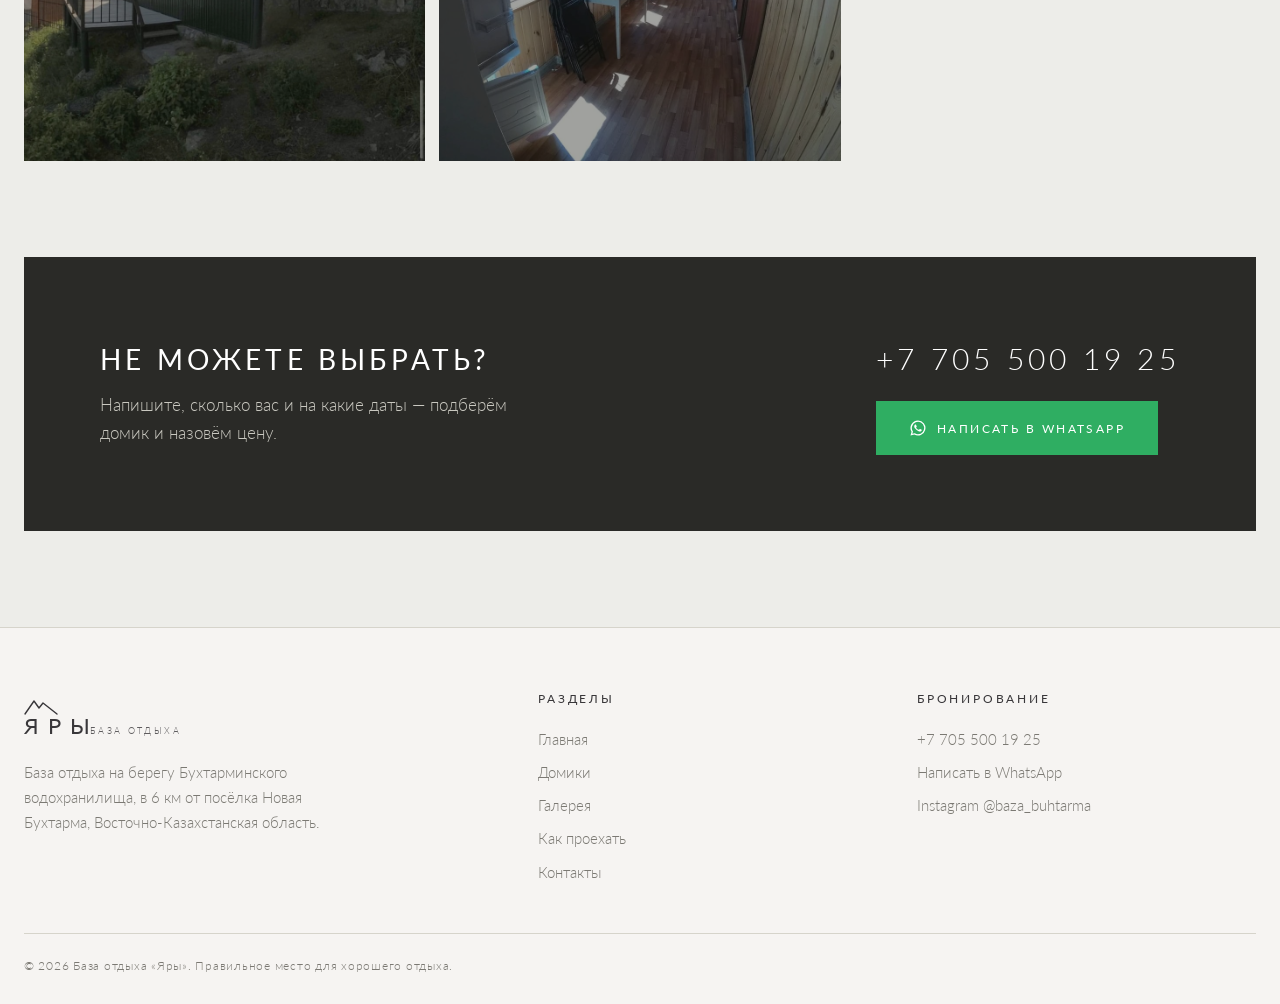
<file: houses.html>
<!doctype html>
<html lang="ru">
<head>
<meta charset="utf-8">
<meta name="viewport" content="width=device-width,initial-scale=1">
<title>Домики — база отдыха «Яры»</title>
<meta name="description" content="Домики базы отдыха «Яры» на Бухтарме: одно- и двухэтажные, на 4–7 гостей, с кухней, мангалом и спутниковым ТВ.">
<link rel="preconnect" href="https://fonts.googleapis.com"><link rel="preconnect" href="https://fonts.gstatic.com" crossorigin>
<link href="https://fonts.googleapis.com/css2?family=Lato:wght@300;400;700&display=swap" rel="stylesheet">
<link rel="stylesheet" href="css/style.css?v=5">
</head>
<body data-page="houses">
<header class="hdr" id="hdr"></header>
<main>
<div class="page-head"><div class="wrap">
  <div class="crumbs"><a href="index.html">Главная</a> / Домики</div>
  <span class="eyebrow">Проживание</span>
  <h1>Домики базы</h1>
  <p class="lead" style="margin-top:18px">В каждом домике — спальни, кухня, спутниковое ТВ и мангал. Выберите подходящий по вместимости и удобствам, а мы подскажем свободные даты.</p>
</div></div>
<section style="padding-bottom:0">
  <div class="wrap">
    <div class="sec-head center" style="justify-content:center"><div><span class="eyebrow">Быстрый просмотр</span><h2>Выберите домик по номеру</h2></div></div>
    <div class="pick" id="pick"></div>
  </div>
</section>
<section>
  <div class="wrap">
    <div class="sec-head center" style="justify-content:center"><div><span class="eyebrow">Каталог</span><h2>Все домики</h2></div></div>
    <div class="filters">
      <button class="on" data-f="all">Все</button>
      <button data-f="small">До 4 гостей</button>
      <button data-f="big">5 и больше</button>
      <button data-f="two">Двухэтажные</button>
      <button data-f="shower">С душем</button>
      <button data-f="hot">С горячей водой</button>
      <button data-f="view">С видом на залив</button>
    </div>
    <div class="grid" id="list"></div>
  </div>
</section>
<section style="padding-top:0">
  <div class="wrap">
    <div class="cta">
      <div><h2>Не можете выбрать?</h2><p>Напишите, сколько вас и на какие даты — подберём домик и назовём цену.</p></div>
      <div><a class="tel" data-tel="text"></a><a class="btn btn-wa" data-wa data-ic="wa">Написать в WhatsApp</a></div>
    </div>
  </div>
</section>
</main>
<footer class="ftr" id="ftr"></footer>
<script src="js/data.js?v=5"></script><script src="js/app.js?v=5"></script>
</body>
</html>
</file>
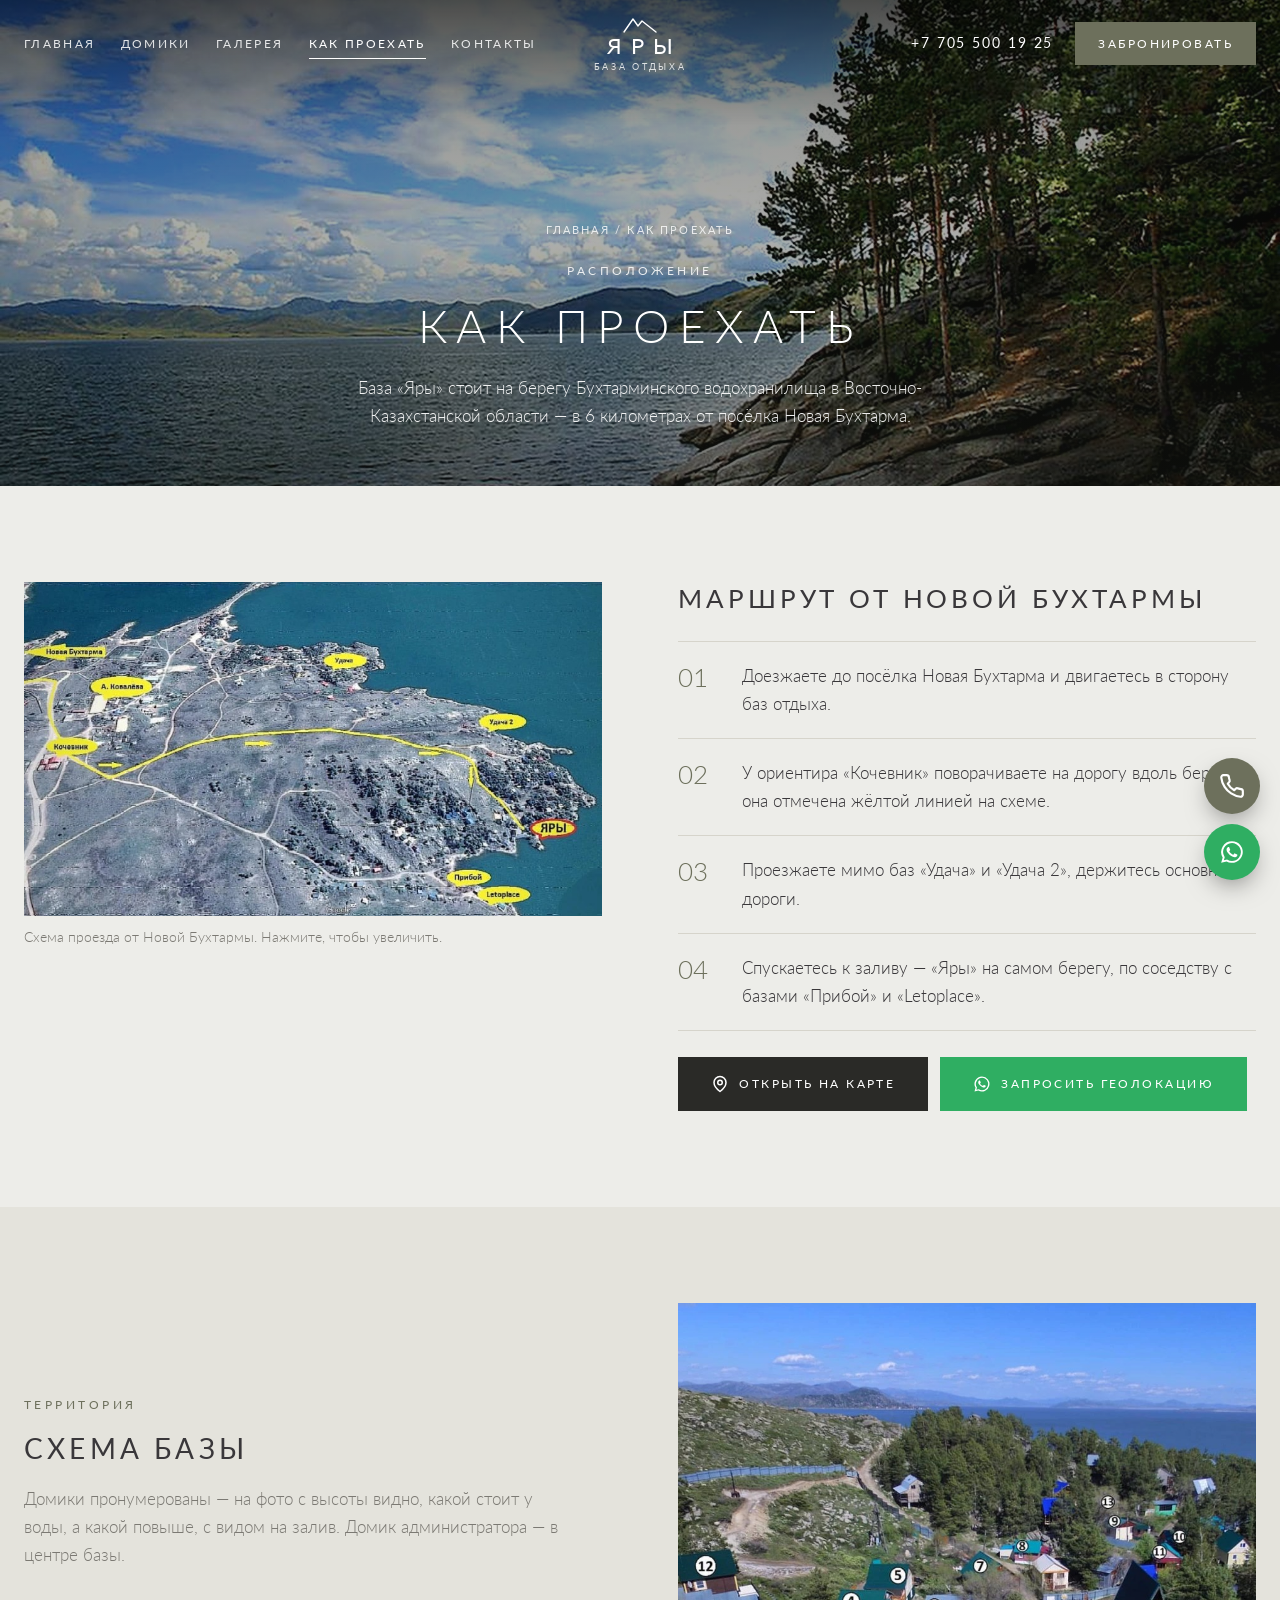
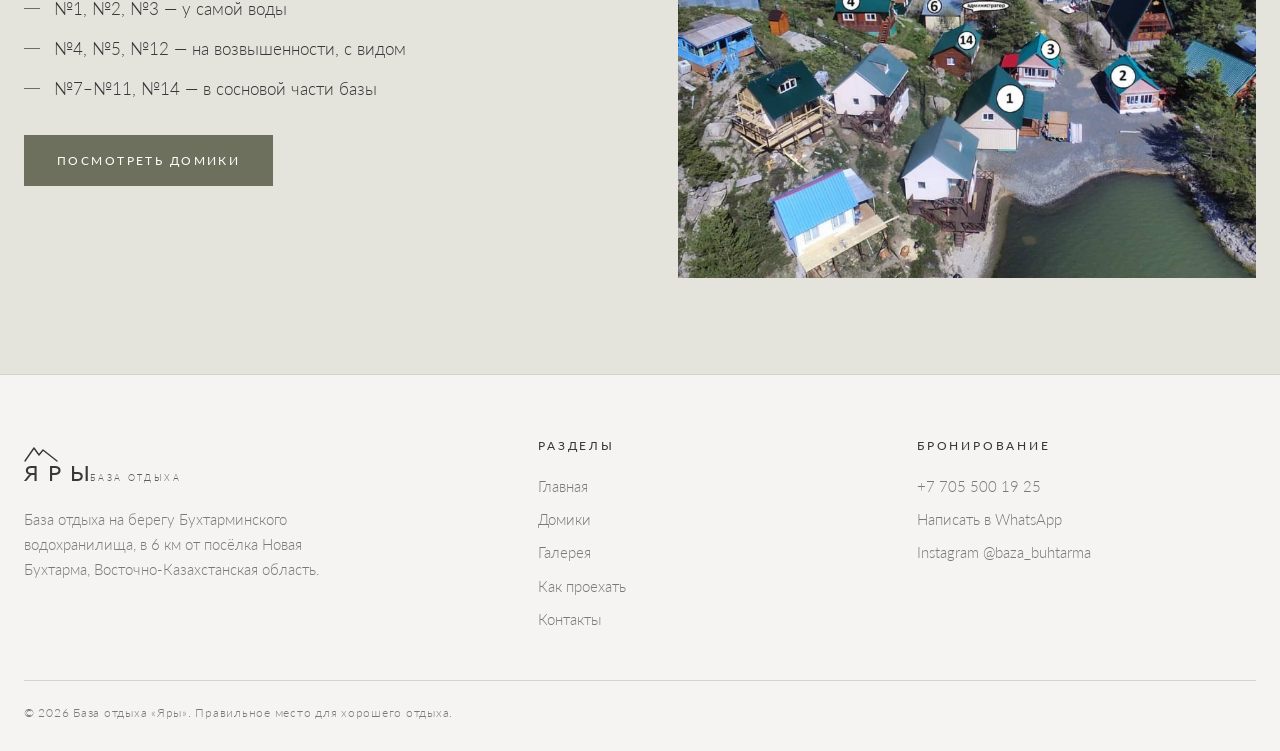
<file: location.html>
<!doctype html>
<html lang="ru">
<head>
<meta charset="utf-8">
<meta name="viewport" content="width=device-width,initial-scale=1">
<title>Как проехать — база отдыха «Яры»</title>
<meta name="description" content="Как добраться до базы отдыха «Яры»: 6 км от посёлка Новая Бухтарма, берег Бухтарминского водохранилища. Схема проезда.">
<link rel="preconnect" href="https://fonts.googleapis.com"><link rel="preconnect" href="https://fonts.gstatic.com" crossorigin>
<link href="https://fonts.googleapis.com/css2?family=Lato:wght@300;400;700&display=swap" rel="stylesheet">
<link rel="stylesheet" href="css/style.css?v=5">
</head>
<body data-page="location">
<header class="hdr" id="hdr"></header>
<main>
<div class="page-head"><div class="wrap">
  <div class="crumbs"><a href="index.html">Главная</a> / Как проехать</div>
  <span class="eyebrow">Расположение</span>
  <h1>Как проехать</h1>
  <p class="lead" style="margin-top:18px">База «Яры» стоит на берегу Бухтарминского водохранилища в Восточно-Казахстанской области — в 6 километрах от посёлка Новая Бухтарма.</p>
</div></div>
<section>
  <div class="wrap split" style="align-items:start">
    <div>
      <img src="img/route.jpg" alt="Схема проезда к базе отдыха «Яры»" data-zoom style="cursor:zoom-in">
      <p class="note" style="margin-top:10px">Схема проезда от Новой Бухтармы. Нажмите, чтобы увеличить.</p>
    </div>
    <div>
      <h2 style="font-size:1.6rem">Маршрут от Новой Бухтармы</h2>
      <ol class="steps">
        <li>Доезжаете до посёлка Новая Бухтарма и двигаетесь в сторону баз отдыха.</li>
        <li>У ориентира «Кочевник» поворачиваете на дорогу вдоль берега — она отмечена жёлтой линией на схеме.</li>
        <li>Проезжаете мимо баз «Удача» и «Удача 2», держитесь основной дороги.</li>
        <li>Спускаетесь к заливу — «Яры» на самом берегу, по соседству с базами «Прибой» и «Letoplace».</li>
      </ol>
      <div class="hero-btns" style="margin-top:26px;justify-content:flex-start">
        <a class="btn btn-pine" id="maps" target="_blank" rel="noopener" data-ic="pin">Открыть на карте</a>
        <a class="btn btn-wa" data-ic="wa" data-wa="Здравствуйте! Подскажите, пожалуйста, как проехать к базе отдыха «Яры» — можно геолокацию?">Запросить геолокацию</a>
      </div>
    </div>
  </div>
</section>
<section style="background:var(--sand)">
  <div class="wrap split">
    <div>
      <span class="eyebrow">Территория</span>
      <h2>Схема базы</h2>
      <p class="lead" style="margin-top:18px">Домики пронумерованы — на фото с высоты видно, какой стоит у воды, а какой повыше, с видом на залив. Домик администратора — в центре базы.</p>
      <ul class="ticks">
        <li>№1, №2, №3 — у самой воды</li>
        <li>№4, №5, №12 — на возвышенности, с видом</li>
        <li>№7–№11, №14 — в сосновой части базы</li>
      </ul>
      <a class="btn btn-sun" href="houses.html">Посмотреть домики</a>
    </div>
    <img src="img/aerial.jpg" alt="Схема расположения домиков на базе «Яры»" data-zoom style="cursor:zoom-in">
  </div>
</section>
</main>
<footer class="ftr" id="ftr"></footer>
<script src="js/data.js?v=5"></script><script src="js/app.js?v=5"></script>
</body>
</html>
</file>
<file: css/style.css>
:root{
  --bg:#edede9; --paper:#f6f4f2; --ink:#39373a; --muted:#7b7973; --olive:#6d705c; --olive-d:#565947;
  --line:#d6d4cb; --dark:#2a2a27; --wa:#2fae62;
  /* старые имена — чтобы работали встроенные стили на страницах */
  --pine:var(--dark); --pine-2:var(--olive-d); --lake:var(--olive); --sun:var(--olive); --sun-2:var(--olive-d);
  --sand:#e4e3dc; --cream:var(--bg);
  --font:"Lato",Arial,sans-serif; --hdr:86px;
}
*{box-sizing:border-box;margin:0;padding:0}
html{scroll-behavior:smooth}
body{font-family:var(--font);color:var(--ink);background:var(--bg);line-height:1.65;font-size:17px;font-weight:400;-webkit-font-smoothing:antialiased;overflow-x:hidden}
img{max-width:100%;display:block}
a{color:inherit;text-decoration:none}
h1,h2,h3{font-weight:400;text-transform:uppercase;letter-spacing:.15em;line-height:1.3;text-wrap:balance}
h1{font-size:clamp(1.6rem,3.6vw,2.9rem)}
h2{font-size:clamp(1.25rem,2.3vw,1.75rem)}
h3{font-size:.95rem;letter-spacing:.14em}
p{text-wrap:pretty}
.wrap{width:min(1240px,100% - 48px);margin-inline:auto}
section{padding:clamp(56px,7.5vw,104px) 0}
.eyebrow{font-size:.72rem;letter-spacing:.3em;text-transform:uppercase;color:var(--olive);margin-bottom:16px;display:block}
.lead{font-size:1.06rem;color:var(--muted);max-width:62ch;font-weight:300}
.sec-head{display:flex;justify-content:space-between;align-items:end;gap:24px;flex-wrap:wrap;margin-bottom:44px}
.center{text-align:center}.center .lead{margin-inline:auto}

/* buttons */
.btn{display:inline-flex;align-items:center;justify-content:center;gap:10px;padding:17px 32px;font:400 .76rem var(--font);letter-spacing:.2em;text-transform:uppercase;border:1px solid transparent;cursor:pointer;transition:background .25s,color .25s,border-color .25s;white-space:nowrap}
.btn svg{width:18px;height:18px;flex:none}
.btn-sun{background:var(--olive);color:#fff}.btn-sun:hover{background:var(--olive-d)}
.btn-wa{background:var(--wa);color:#fff}.btn-wa:hover{background:#249552}
.btn-pine{background:var(--dark);color:#fff}.btn-pine:hover{background:#000}
.btn-ghost{border-color:currentColor;background:transparent}.btn-ghost:hover{background:var(--ink);color:#fff;border-color:var(--ink)}
.btn-sm{padding:13px 22px}

/* header — прозрачная поверх фото, после прокрутки светлая */
.hdr{position:fixed;inset:0 0 auto 0;z-index:50;color:#fff;transition:background .3s,color .3s,box-shadow .3s}
.hdr::before{content:"";position:absolute;inset:0 0 -40px 0;background:linear-gradient(rgba(0,0,0,.45),transparent);z-index:-1;transition:opacity .3s}
.hdr.solid{background:rgba(237,237,233,.96);color:var(--ink);box-shadow:0 1px 0 var(--line);backdrop-filter:blur(10px)}
.hdr.solid::before{opacity:0}
.hdr .wrap{display:grid;grid-template-columns:1fr auto 1fr;align-items:center;height:var(--hdr);gap:20px}
.nav{display:flex;gap:clamp(12px,2vw,28px);align-items:center}
.nav a{font-size:.72rem;letter-spacing:.2em;text-transform:uppercase;padding:8px 0;position:relative;opacity:.85;white-space:nowrap}
.nav a::after{content:"";position:absolute;left:0;right:100%;bottom:2px;height:1px;background:currentColor;transition:right .3s}
.nav a:hover,.nav a.on{opacity:1}.nav a:hover::after,.nav a.on::after{right:0}
.logo{display:flex;flex-direction:column;align-items:center;gap:2px;line-height:1}
.logo-mark svg{width:34px;height:20px;display:block}
.logo b{font-weight:400;font-size:1.35rem;letter-spacing:.42em;margin-right:-.42em}
.logo small{font-size:.56rem;letter-spacing:.3em;text-transform:uppercase;opacity:.8;margin-top:4px}
.hdr-cta{display:flex;gap:22px;align-items:center;justify-content:flex-end}
.hdr-tel{font-size:.85rem;letter-spacing:.14em;white-space:nowrap}

/* hero */
.hero{min-height:100svh;padding:calc(var(--hdr) + 40px) 0 0;position:relative;display:flex;flex-direction:column;color:#fff;background:#333 center/cover no-repeat}
.hero::before{content:"";position:absolute;inset:0;background:linear-gradient(rgba(20,22,18,.38),rgba(20,22,18,.18) 45%,rgba(20,22,18,.55))}
.hero::before{z-index:1}
.hero>*{position:relative;z-index:2}
.hero-slides{position:absolute!important;inset:0;z-index:0!important;overflow:hidden}
.hero-slides i{position:absolute;inset:0;background:center/cover no-repeat;opacity:0;animation:hs 18s infinite}
.hero-slides i:nth-child(2){animation-delay:9s}
@keyframes hs{0%{opacity:0;transform:scale(1)}8%,50%{opacity:1}58%,100%{opacity:0}100%{transform:scale(1.07)}}
.duo{display:grid;grid-template-columns:1fr 1fr;gap:14px}
.duo img{width:100%;aspect-ratio:3/4;object-fit:cover}
.hero-in{margin:auto;text-align:center;padding:30px 24px;max-width:900px}
.hero .eyebrow{color:#fff;opacity:.9}
.hero h1{font-size:clamp(2rem,5.6vw,4.4rem);letter-spacing:.22em;font-weight:300;margin-right:-.22em}
.hero p{font-size:1.1rem;font-weight:300;max-width:56ch;margin:22px auto 34px;opacity:.95}
.hero-btns{display:flex;gap:12px;flex-wrap:wrap;justify-content:center}
.hero .btn-ghost:hover{background:#fff;color:var(--ink);border-color:#fff}
.bookbar{background:var(--paper);color:var(--ink);display:grid;grid-template-columns:1fr 1fr 1fr auto;align-items:stretch;width:min(1240px,100% - 48px);margin:0 auto 34px}
.bookbar label{padding:14px 22px;border-right:1px solid var(--line);font-size:.66rem;letter-spacing:.18em;text-transform:uppercase;color:var(--muted);display:grid;gap:2px}
.bookbar input{border:0;background:none;font:400 1rem var(--font);color:var(--ink);width:100%;outline:0;padding:2px 0}
.bookbar .btn{height:100%;padding-inline:38px}

/* stats */
.stats{display:flex;gap:clamp(22px,4vw,56px);margin-top:40px;flex-wrap:wrap}
.stats b{font-weight:300;font-size:2.1rem;display:block;letter-spacing:.06em}
.stats span{font-size:.7rem;color:var(--muted);letter-spacing:.16em;text-transform:uppercase}

/* features */
.band{background:var(--paper)}
.feats{display:grid;grid-template-columns:repeat(3,1fr);gap:1px;background:var(--line);border:1px solid var(--line);counter-reset:f}
.feat{background:var(--paper);padding:38px 34px;counter-increment:f}
.feat i{display:none}
.feat::before{content:"0" counter(f);font-weight:300;font-size:1.7rem;color:var(--olive);display:block;margin-bottom:18px;letter-spacing:.08em}
.feat p{color:var(--muted);font-size:.96rem;margin-top:10px;font-weight:300}

/* house tiles */
.grid{display:grid;grid-template-columns:repeat(3,1fr);gap:14px}
.card{position:relative;aspect-ratio:1/1;overflow:hidden;color:#fff;display:block;background:#333}
.card img{width:100%;height:100%;object-fit:cover;transition:transform 1.2s cubic-bezier(.2,.6,.2,1)}
.card:hover img{transform:scale(1.07)}
.card-ov{position:absolute;inset:0;background:rgba(30,31,26,.42);display:flex;flex-direction:column;align-items:center;justify-content:center;text-align:center;padding:28px;gap:10px;transition:background .4s}
.card:hover .card-ov{background:rgba(30,31,26,.62)}
.card .num{font-size:.72rem;letter-spacing:.3em;opacity:.9}
.card h3{font-size:clamp(.95rem,1.5vw,1.2rem);letter-spacing:.2em;max-width:18ch}
.card .g{font-size:.72rem;letter-spacing:.24em;text-transform:uppercase;border-top:1px solid rgba(255,255,255,.6);padding-top:12px;margin-top:4px}
.card .extra{font-size:.74rem;letter-spacing:.12em;opacity:0;transform:translateY(8px);transition:.4s;display:grid;gap:12px;justify-items:center;margin-top:4px}
.card:hover .extra{opacity:1;transform:none}
.card .more{border:1px solid #fff;padding:10px 20px;letter-spacing:.2em;text-transform:uppercase;font-size:.68rem}

/* выпадающее меню «Домики» */
.dd-wrap{position:relative;display:flex;align-items:center}
.dd{position:absolute;top:100%;left:-24px;padding-top:18px;width:640px;opacity:0;visibility:hidden;transform:translateY(10px);transition:.25s}
.dd-wrap:hover .dd,.dd-wrap:focus-within .dd{opacity:1;visibility:visible;transform:none}
.dd-grid{background:var(--paper);color:var(--ink);padding:14px 14px 4px;display:grid;grid-template-columns:repeat(3,1fr);gap:4px;box-shadow:0 30px 60px -20px rgba(0,0,0,.45)}
.dd .dd-grid a{display:flex;gap:12px;align-items:center;padding:8px;opacity:1;letter-spacing:0;text-transform:none;white-space:normal;transition:background .2s}
.dd a::after{display:none}
.dd .dd-grid a:hover{background:var(--sand)}
.dd img{width:54px;height:54px;object-fit:cover;flex:none}
.dd b{display:block;font-weight:400;font-size:.72rem;letter-spacing:.16em;text-transform:uppercase}
.dd small{font-size:.76rem;color:var(--muted)}
.dd .dd-all{display:block;background:var(--olive);color:#fff;text-align:center;padding:14px;opacity:1;font-size:.7rem}
.dd .dd-all:hover{background:var(--olive-d)}

/* выбор домика */
.pick-nums{display:grid;grid-template-columns:repeat(11,1fr);gap:1px;background:var(--line);border:1px solid var(--line)}
.pick-nums button{background:var(--paper);border:0;padding:16px 4px;cursor:pointer;font-family:var(--font);color:var(--ink);transition:.2s;display:grid;gap:2px}
.pick-nums b{font-weight:400;font-size:.95rem;letter-spacing:.1em}
.pick-nums small{font-size:.62rem;color:var(--muted);letter-spacing:.06em}
.pick-nums button:hover{background:#fff}
.pick-nums button.on{background:var(--olive);color:#fff}.pick-nums button.on small{color:#e6e6dc}
.pick-view{display:grid;grid-template-columns:1.15fr 1fr;background:var(--paper);margin-top:14px}
.pick-photo{position:relative;aspect-ratio:1/1;background:#333;overflow:hidden}
.pick-photo img{width:100%;height:100%;object-fit:cover;cursor:zoom-in}
.pick-photo button{position:absolute;top:50%;transform:translateY(-50%);width:48px;height:48px;border:0;background:rgba(246,244,242,.9);font-size:1.5rem;cursor:pointer;color:var(--ink);transition:.2s}
.pick-photo button:hover{background:var(--olive);color:#fff}
.pick-photo .pp{left:0}.pick-photo .pn{right:0}
.pick-photo .pc{position:absolute;left:14px;bottom:12px;color:#fff;font-size:.7rem;letter-spacing:.2em;text-shadow:0 1px 4px #000}
.pick-info{padding:clamp(24px,4vw,52px);display:flex;flex-direction:column;gap:16px;justify-content:center}
.pick-info h3{font-size:clamp(1.05rem,1.8vw,1.4rem);letter-spacing:.16em}
.pick-info p{color:var(--muted);font-weight:300}
.pick-info .eyebrow{margin:0}
.chips{display:flex;flex-wrap:wrap;gap:6px}
.chip{border:1px solid var(--line);padding:5px 12px;font-size:.66rem;letter-spacing:.14em;text-transform:uppercase}
.pick-thumbs{display:grid;grid-template-columns:repeat(auto-fill,minmax(62px,1fr));gap:6px}
.pick-thumbs img{aspect-ratio:1;object-fit:cover;width:100%;cursor:pointer;opacity:.5;transition:.2s}
.pick-thumbs img:hover,.pick-thumbs img.on{opacity:1}
.pick-thumbs img.on{outline:2px solid var(--olive);outline-offset:-2px}
.pick-btns{display:flex;gap:10px;flex-wrap:wrap;margin-top:6px}
.pick-btns .btn{flex:1}

/* полоса номеров на странице домика */
.hswitch{display:flex;align-items:stretch;border:1px solid var(--line);background:var(--paper);margin-bottom:34px}
.hswitch .arr{width:54px;display:grid;place-items:center;font-size:1.5rem;flex:none;transition:.2s}
.hswitch .arr:hover{background:var(--olive);color:#fff}
.hs-nums{display:flex;flex:1;min-width:0;overflow-x:auto;scrollbar-width:none;border-inline:1px solid var(--line)}
.hs-nums::-webkit-scrollbar{display:none}
.hs-nums a{flex:1;text-align:center;padding:16px 12px;font-size:.78rem;letter-spacing:.12em;white-space:nowrap;transition:.2s}
.hs-nums a:hover{background:#fff}
.hs-nums a.on{background:var(--olive);color:#fff}

/* filters */
.filters{display:flex;gap:8px 26px;flex-wrap:wrap;margin-bottom:34px;justify-content:center}
.filters button{border:0;border-bottom:1px solid transparent;background:none;padding:8px 0;font:400 .74rem var(--font);letter-spacing:.2em;text-transform:uppercase;cursor:pointer;color:var(--muted);transition:.2s}
.filters button.on,.filters button:hover{color:var(--ink);border-color:var(--ink)}

/* split */
.split{display:grid;grid-template-columns:1fr 1fr;gap:clamp(28px,6vw,84px);align-items:center}
.split img{width:100%}
.split .tall{aspect-ratio:4/5;object-fit:cover}
.ticks{list-style:none;display:grid;gap:12px;margin:26px 0 32px;font-weight:300}
.ticks li{padding-left:30px;position:relative}
.ticks li::before{content:"";position:absolute;left:0;top:.8em;width:16px;height:1px;background:var(--olive)}

/* photo band */
.photo-band{min-height:72vh;background:#333 center/cover no-repeat;position:relative;color:#fff;display:flex;align-items:center;text-align:center}
.photo-band::before{content:"";position:absolute;inset:0;background:rgba(20,22,18,.3)}
.photo-band .wrap{position:relative}
.photo-band h2{font-size:clamp(1.4rem,3.4vw,2.6rem);font-weight:300;letter-spacing:.24em}
.photo-band p{max-width:52ch;margin:20px auto 0;font-weight:300;font-size:1.08rem}

/* cta */
.cta{background:var(--dark);color:#fff;padding:clamp(36px,6vw,76px);display:flex;justify-content:space-between;align-items:center;gap:34px;flex-wrap:wrap}
.cta p{color:#c9c8c0;margin-top:14px;max-width:46ch;font-weight:300}
.cta .tel{font-size:clamp(1.3rem,2.6vw,1.9rem);font-weight:300;letter-spacing:.14em;display:block;margin-bottom:18px}

/* page head */
.page-head{min-height:54vh;padding:calc(var(--hdr) + 50px) 0 56px;background:#333 url(../img/hero.jpg) center 60%/cover no-repeat;position:relative;color:#fff;display:flex;align-items:flex-end;text-align:center}
.page-head::before{content:"";position:absolute;inset:0;background:linear-gradient(rgba(20,22,18,.5),rgba(20,22,18,.35) 50%,rgba(20,22,18,.6))}
.page-head .wrap{position:relative}
.page-head .eyebrow{color:#fff;opacity:.85}
.page-head .lead{color:#fff;opacity:.92;margin-inline:auto}
.page-head h1{font-weight:300;letter-spacing:.2em}
.crumbs{font-size:.68rem;letter-spacing:.2em;text-transform:uppercase;opacity:.8;margin-bottom:22px}
.crumbs a:hover{text-decoration:underline}

/* house page */
.house>*,.pick-view>*,.split>*{min-width:0}
.house{display:grid;grid-template-columns:1.25fr .9fr;gap:clamp(24px,4vw,60px);align-items:start}
.gal-main{overflow:hidden;aspect-ratio:1/1;background:var(--sand);cursor:zoom-in}
.gal-main img{width:100%;height:100%;object-fit:cover}
.thumbs{display:grid;grid-template-columns:repeat(auto-fill,minmax(84px,1fr));gap:8px;margin-top:8px}
.thumbs img{aspect-ratio:1;object-fit:cover;cursor:pointer;opacity:.55;transition:.2s;width:100%;outline:1px solid transparent;outline-offset:-1px}
.thumbs img.on,.thumbs img:hover{opacity:1}
.thumbs img.on{outline:2px solid var(--olive);outline-offset:-2px}
.panel{background:var(--paper);padding:34px;position:sticky;top:calc(var(--hdr) + 20px)}
.specs{display:grid;grid-template-columns:1fr 1fr;gap:1px;background:var(--line);border:1px solid var(--line);margin:22px 0 28px}
.specs div{background:var(--paper);padding:16px}
.specs span{font-size:.64rem;color:var(--muted);display:block;letter-spacing:.18em;text-transform:uppercase;margin-bottom:4px}
.specs b{font-weight:400}
.ptable{width:100%;border-collapse:collapse;margin:14px 0 8px;font-size:.96rem}
.ptable td{padding:11px 0;border-bottom:1px solid var(--line);font-weight:300}
.ptable td:last-child{text-align:right;font-weight:700}
.note{font-size:.85rem;color:var(--muted);font-weight:300}
.panel .btn{width:100%;margin-top:10px}
.panel .btn:first-of-type{margin-top:22px}
.desc h3{margin:40px 0 6px}

/* gallery */
.gal{columns:4 240px;column-gap:10px}
.gal figure{break-inside:avoid;margin-bottom:10px;overflow:hidden;position:relative;cursor:zoom-in}
.gal img{width:100%;transition:transform .8s}
.gal figure:hover img{transform:scale(1.05)}
.gal figcaption{position:absolute;inset:auto 0 0 0;background:linear-gradient(transparent,rgba(20,22,18,.7));color:#fff;font-size:.64rem;letter-spacing:.2em;text-transform:uppercase;padding:26px 14px 12px;opacity:0;transition:.3s}
.gal figure:hover figcaption{opacity:1}

/* lightbox */
.lb{position:fixed;inset:0;background:rgba(20,20,18,.95);z-index:100;display:none;align-items:center;justify-content:center}
.lb.show{display:flex}
.lb img{max-width:92vw;max-height:86vh}
.lb button{position:absolute;background:none;color:#fff;border:1px solid rgba(255,255,255,.5);width:52px;height:52px;font-size:1.4rem;cursor:pointer;transition:.2s}
.lb button:hover{background:#fff;color:#000}
.lb .x{top:20px;right:20px}.lb .p{left:20px}.lb .n{right:20px}
.lb .cnt{position:absolute;bottom:22px;color:#fff;font-size:.75rem;letter-spacing:.2em}

/* steps / contacts */
.steps{counter-reset:s;display:grid;margin-top:26px;border-top:1px solid var(--line)}
.steps li{list-style:none;counter-increment:s;padding:20px 0 20px 64px;position:relative;border-bottom:1px solid var(--line);font-weight:300}
.steps li::before{content:"0" counter(s);position:absolute;left:0;top:14px;font-size:1.6rem;font-weight:300;color:var(--olive)}
.ccards{display:grid;grid-template-columns:repeat(3,1fr);gap:1px;background:var(--line);border:1px solid var(--line)}
.ccard{background:var(--paper);padding:40px 30px;display:flex;flex-direction:column;align-items:center;text-align:center;gap:10px;transition:.25s}
.ccard:hover{background:#fff}
.ccard i{width:52px;height:52px;display:grid;place-items:center;color:var(--olive);background:none!important;margin-bottom:6px}
.ccard i svg{width:30px;height:30px}
.ccard b{font-weight:400;font-size:.95rem;letter-spacing:.16em;text-transform:uppercase}
.ccard span{color:var(--muted);font-size:.93rem;font-weight:300}
.form{background:var(--paper);padding:clamp(24px,4vw,44px);display:grid;grid-template-columns:1fr 1fr;gap:20px}
.form label{font-size:.64rem;letter-spacing:.2em;text-transform:uppercase;color:var(--muted);display:grid;gap:6px}
.form .full{grid-column:1/-1}
.form input,.form select,.form textarea{font:400 1rem var(--font);padding:12px 0;border:0;border-bottom:1px solid var(--line);background:none;width:100%;color:var(--ink);letter-spacing:0;text-transform:none;border-radius:0}
.form input:focus,.form select:focus,.form textarea:focus{outline:0;border-color:var(--ink)}

/* footer */
.ftr{background:var(--paper);color:var(--muted);padding:64px 0 28px;border-top:1px solid var(--line);font-weight:300;font-size:.95rem}
.ftr-grid{display:grid;grid-template-columns:1.4fr 1fr 1fr;gap:40px}
.ftr .logo{align-items:flex-start;color:var(--ink)}
.ftr h3{color:var(--ink);font-size:.72rem;margin-bottom:16px;letter-spacing:.24em}
.ftr a{display:block;padding:4px 0}.ftr a:hover{color:var(--ink)}
.ftr .copy{border-top:1px solid var(--line);margin-top:44px;padding-top:22px;font-size:.78rem;letter-spacing:.06em}

/* floating */
.fab{position:fixed;right:20px;bottom:20px;z-index:60;display:flex;flex-direction:column;gap:10px}
.fab a{width:56px;height:56px;border-radius:50%;display:grid;place-items:center;color:#fff;box-shadow:0 10px 26px -8px rgba(0,0,0,.5);transition:transform .2s}
.fab a:hover{transform:scale(1.08)}
.fab a svg{width:26px;height:26px}
.fab .w{background:var(--wa);animation:pulse 2.6s infinite}
.fab .t{background:var(--olive)}
@keyframes pulse{0%{box-shadow:0 0 0 0 rgba(47,174,98,.55)}70%{box-shadow:0 0 0 18px rgba(47,174,98,0)}100%{box-shadow:0 0 0 0 rgba(47,174,98,0)}}

.reveal{opacity:0;transform:translateY(22px);transition:opacity .9s,transform .9s}
.reveal.in{opacity:1;transform:none}

@media (max-width:1100px){
  :root{--hdr:112px}
  .hdr .wrap{grid-template-columns:1fr auto;grid-template-areas:"logo cta" "nav nav";height:auto;padding:12px 0 6px;gap:6px 16px}
  .logo{grid-area:logo;align-items:flex-start}
  .hdr-cta{grid-area:cta}
  .nav{grid-area:nav;overflow-x:auto;scrollbar-width:none;gap:22px;padding-bottom:4px}
  .nav::-webkit-scrollbar{display:none}
  .grid{grid-template-columns:1fr 1fr}
  .card .extra{opacity:1;transform:none}
  .dd{display:none}
  .pick-nums{grid-template-columns:repeat(6,1fr)}
}
@media (max-width:860px){
  .split,.house,.pick-view{grid-template-columns:1fr}
  .feats,.ccards{grid-template-columns:1fr 1fr}
  .panel{position:static}
  .ftr-grid{grid-template-columns:1fr 1fr}
  .bookbar{grid-template-columns:1fr 1fr}
  .bookbar label:nth-child(2){border-right:0}
  .bookbar label:nth-child(3){border-top:1px solid var(--line)}
  .bookbar .btn{min-height:60px}
}
@media (max-width:600px){
  body{font-size:16px}
  .wrap,.bookbar{width:calc(100% - 32px)}
  .hdr-tel{display:none}
  .pick-nums{grid-template-columns:repeat(4,1fr)}
  .nav{gap:0;justify-content:space-between}
  .nav a{font-size:.6rem;letter-spacing:.1em}
  .feats,.ccards,.form,.ftr-grid,.grid{grid-template-columns:1fr}
  .hero h1{letter-spacing:.14em;margin-right:-.14em}
  .hero-btns .btn,.cta .btn{flex:1 1 100%;width:100%}
  .page-head{min-height:46vh}
  .lb .p,.lb .n{top:auto;bottom:16px}
}
@media (prefers-reduced-motion:reduce){*{animation:none!important;transition:none!important}.reveal{opacity:1;transform:none}}
</file>
